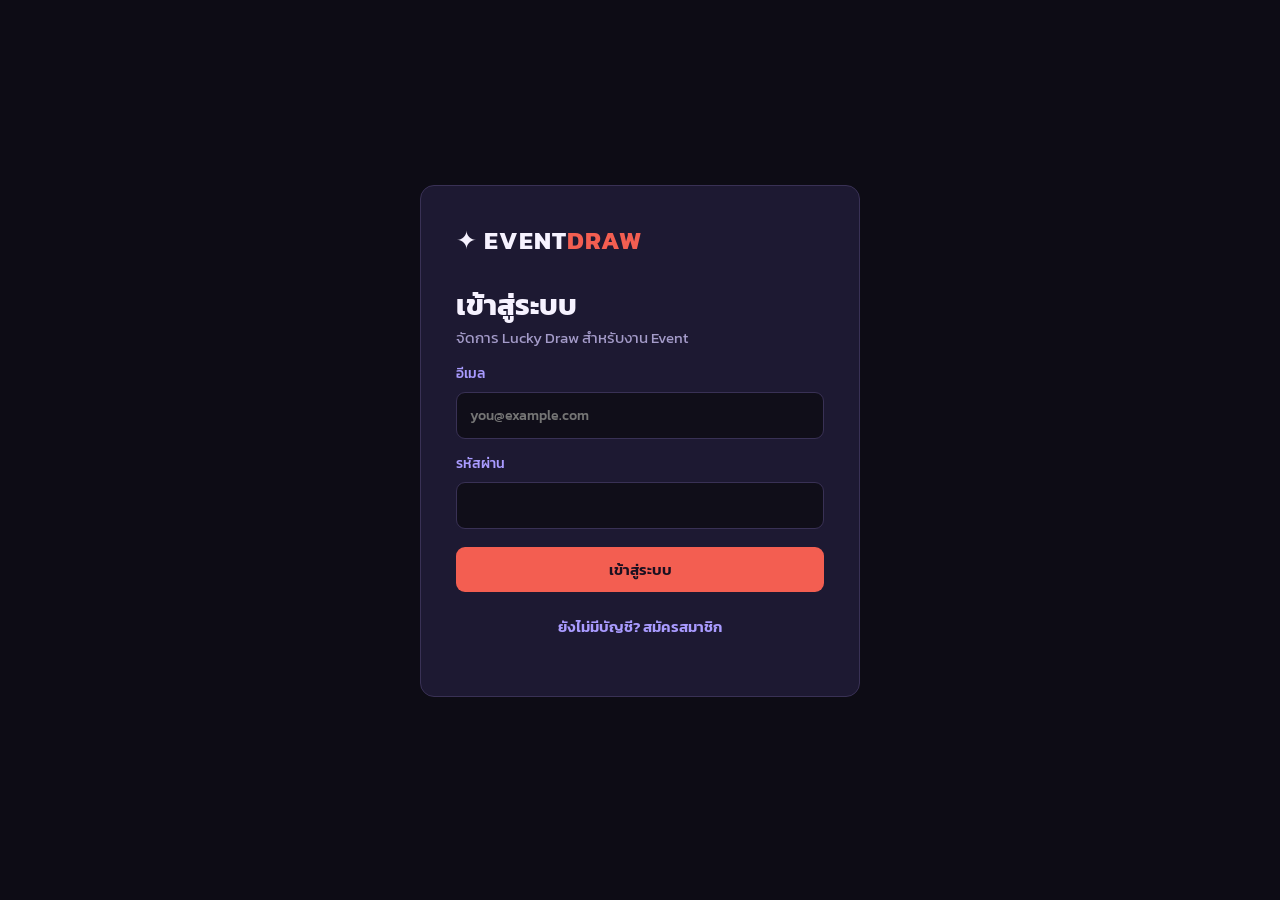
<file: index.html>
<!doctype html><html lang="th"><head><meta charset="utf-8"><meta name="viewport" content="width=device-width,initial-scale=1"><title>Lucky Draw • Event Studio</title><script>try{const t=localStorage.getItem('eventdraw_ui_theme');if(t==='light')document.documentElement.dataset.theme='light'}catch{}</script><link rel="stylesheet" href="css/style.css?v=1.8.0"></head><body>
<div id="toast" role="status" aria-live="polite"></div>
<section id="auth" class="auth-wrap"><form id="authForm" class="panel auth-panel"><div class="brand">✦ EVENT<span>DRAW</span></div><h1 id="authTitle">เข้าสู่ระบบ</h1><p class="muted">จัดการ Lucky Draw สำหรับงาน Event</p><label>อีเมล<input name="email" type="email" autocomplete="email" required placeholder="you@example.com"></label><label>รหัสผ่าน
  <span class="password-input-wrap">
    <input id="authPassword" name="password" type="password" autocomplete="current-password" minlength="6" required>
    <button class="password-visibility" id="togglePasswordVisibility" type="button" aria-label="แสดงรหัสผ่าน" aria-pressed="false" aria-controls="authPassword" hidden></button>
  </span>
</label>
<label id="confirmPasswordField" hidden>ยืนยันรหัสผ่าน
  <span class="password-input-wrap">
    <input id="authConfirmPassword" name="confirm_password" type="password" autocomplete="new-password" minlength="6" disabled>
    <button class="password-visibility" id="toggleConfirmVisibility" type="button" aria-label="แสดงรหัสผ่านที่ยืนยัน" aria-pressed="false" aria-controls="authConfirmPassword"></button>
  </span>
</label><button class="primary" type="submit" id="authSubmit">เข้าสู่ระบบ</button><button class="link" type="button" id="toggleAuth">ยังไม่มีบัญชี? สมัครสมาชิก</button><p class="hint"></p></form></section>
<div id="app" hidden><aside class="sidebar"><div class="brand">✦ EVENT<span>DRAW</span></div><div class="side-note">EVENT MANAGEMENT</div><nav id="nav"><button class="nav active" data-page="dashboard">▦ &nbsp; Dashboard</button><button class="nav" data-page="import">⇧ &nbsp; Import Excel / CSV</button><button class="nav" data-page="fields">☷ &nbsp; Custom Fields</button><button class="nav" data-page="winners">🏆 &nbsp; ผู้ได้รับรางวัล</button><button class="nav" data-page="history">◷ &nbsp; History / Logs</button></nav><div class="sidebar-bottom"><button class="secondary" id="openLive">↗ เปิดหน้า Live</button><div class="sidebar-account-actions"><button class="reset-sidebar" id="resetBtn" type="button" title="ล้างข้อมูลงานทั้งหมด (ต้องยืนยัน)">↺ Reset</button><button class="link" id="logout" type="button">ออกจากระบบ</button></div></div></aside><main class="content"><header><div><div class="eyebrow">LUCKY DRAW / EVENT CONTROL</div><h1 id="pageTitle">Dashboard</h1></div><div class="account-tools"><button id="themeToggle" class="theme-toggle" type="button" aria-label="เปลี่ยนเป็นโหมดสว่าง" title="เปลี่ยนเป็นโหมดสว่าง"><span aria-hidden="true">🌙</span></button><div class="operator" id="account"></div></div></header>
<section id="dashboard" class="page"><div class="stats"><article class="panel stat"><small>ผู้มีสิทธิ์ทั้งหมด</small><strong id="statAll">0</strong><span>รายชื่อในระบบ</span></article><article class="panel stat"><small>ได้รับรางวัลแล้ว</small><strong id="statWon" class="green">0</strong><span>ผู้ได้รับรางวัล (ไม่ซ้ำ)</span></article><article class="panel stat"><small>ประเภทรางวัลที่ยังเหลือ</small><strong id="statPrizes">0</strong><span id="statUnits">0 รางวัลที่ยังแจกได้</span></article></div>
<div class="grid2"><section class="panel draw-panel"><div class="section-head"><div><h2>✦ ควบคุมการสุ่มรางวัล</h2><p>เลือกของรางวัล แล้วกดยืนยันก่อนสุ่มจริง</p></div><span class="pill">CONTROL</span></div><label>ของรางวัลที่จะสุ่ม<select id="drawPrize"></select></label>
<div class="live-config-panel">
 <div><strong>การแสดงผลบน Live Screen</strong><p class="muted">แก้ไขข้อความด้วยตัวแปร ดูตัวอย่างก่อนบันทึก และอัปโหลดภาพพื้นหลังของงานได้เอง</p><p id="liveBackgroundSummary" class="live-config-summary">พื้นหลัง: เวทีม่านแดง (ค่าเริ่มต้น)</p></div>
 <button id="openLiveSettings" class="secondary" type="button">✎ แก้ไข Live Screen</button>
 <p id="liveSaveStatus" class="live-save-status" aria-live="polite">กำลังโหลดการตั้งค่า...</p>
</div><label class="inline-check"><input type="checkbox" id="allowRepeat"> อนุญาตให้ผู้ที่เคยได้รางวัลแล้วมีสิทธิ์ได้รับอีก</label><div class="actions"><button class="primary" id="drawBtn">🎲 สุ่มผู้โชคดี</button><button class="secondary" id="liveBtn">↗ Live Screen</button></div><div id="latest" class="winner-box">ยังไม่มีผลการสุ่ม</div></section>
<section class="panel prize-panel"><div class="section-head"><div><h2>🎁 จัดการของรางวัล</h2><p>เพิ่ม แก้ไข และตรวจสอบจำนวนของรางวัลสำหรับการสุ่ม</p></div><button id="openPrizeDialog" class="primary" type="button">+ เพิ่มของรางวัล</button></div><div id="prizeList" class="prize-list"></div></section></div>
<section class="panel"><div class="section-head"><div><h2>รายชื่อผู้เข้าร่วม</h2><p>ข้อมูลจากแบบฟอร์มและการนำเข้า Excel / CSV</p></div><div class="people-actions"><input id="searchPeople" aria-label="ค้นหารายชื่อ" placeholder="⌕ ค้นหาทุก Field..." class="search"><button id="openPeopleColumns" class="secondary" type="button">☷ จัดการคอลัมน์</button><button id="addPersonBtn" class="primary">+ เพิ่มรายชื่อ</button></div></div><div class="table-wrap"><table><thead id="peopleHead"></thead><tbody id="peopleBody"></tbody></table></div></section></section>
<section id="import" class="page" hidden><div class="page-intro">อัปโหลดไฟล์ Excel (.xlsx / .xls) หรือ .csv → จับคู่คอลัมน์เอง → ตรวจสอบ → นำเข้า</div><section class="panel"><h2>นำเข้ารายชื่อผู้ร่วมงาน</h2><label>เลือกไฟล์<input id="fileInput" type="file" accept=".xlsx,.xls,.csv"></label><div id="mappingArea" hidden><div class="section-head"><div><h3 id="fileSummary">จับคู่คอลัมน์</h3><p>ต้องจับคู่เพียงชื่อและนามสกุลเท่านั้น ส่วน Field อื่นเป็นข้อมูลเสริม</p></div></div><div class="table-wrap"><table><thead><tr><th>คอลัมน์ในไฟล์</th><th>ตัวอย่าง</th><th>จับคู่กับ Field</th></tr></thead><tbody id="mappingBody"></tbody></table></div><div class="stats import-stats"><article class="panel stat"><strong id="totalRows">0</strong><span>ทั้งหมด</span></article><article class="panel stat"><strong id="validRows" class="green">0</strong><span>พร้อมนำเข้า</span></article><article class="panel stat"><strong id="badRows" class="red">0</strong><span>ข้อมูลไม่ครบ / ผิด</span></article></div><div id="importProblems" class="hint"></div><label class="inline-check"><input type="checkbox" id="importAll"> นำเข้าทุกแถวแม้ข้อมูลไม่ครบ (ไม่แนะนำ)</label><div class="actions"><button id="importBtn" class="primary">นำเข้ารายชื่อ</button><button id="clearFile" class="secondary">เลือกไฟล์ใหม่</button></div></div></section></section>
<section id="fields" class="page" hidden><p class="page-intro">Field พื้นฐาน: รหัสประจำตัว / ชื่อ / นามสกุล / แผนก (รหัสใส่ตัวอักษรและตัวเลขได้) และเพิ่ม Custom Field ได้</p><section class="panel"><h2>ฟิลด์ที่กำหนดเอง</h2><div class="table-wrap"><table><thead><tr><th>Label</th><th>Key</th><th>Type</th><th>Required</th><th>ฟอร์ม</th><th>ตาราง</th><th>Live</th><th>Export</th><th>จัดการ</th></tr></thead><tbody id="fieldsBody"></tbody></table></div></section><section class="panel"><h2>+ เพิ่ม / แก้ไข Field</h2><form id="fieldForm"><div class="two"><label>Label *<input name="label" required placeholder="เช่น ประเภทบัตร"></label><label>Key *<input name="field_key" pattern="[a-z][a-z0-9_]*" required placeholder="ticket_type"></label></div><label>Type<select name="field_type"><option value="text">text</option><option value="number">number</option><option value="select">select</option><option value="radio">radio</option></select></label><label>ตัวเลือก (สำหรับ select / radio คั่นด้วยจุลภาค)<input name="options" placeholder="Regular, VIP, Speaker"></label><div class="check-grid"><label><input type="checkbox" name="required"> Required</label><label><input type="checkbox" name="show_form" checked> แสดงบนฟอร์ม</label><label><input type="checkbox" name="show_table"> แสดงบนตาราง</label><label><input type="checkbox" name="show_live"> แสดงตอนเช็คอิน/Live</label><label><input type="checkbox" name="exportable" checked> Export ได้</label></div><button class="primary" id="saveField">เพิ่ม Field</button><button class="secondary" type="button" id="cancelField" hidden>ยกเลิกการแก้ไข</button></form></section></section>
<section id="winners" class="page" hidden>
  <section class="panel">
    <div class="section-head">
      <div>
        <h2>🏆 ผู้ได้รับรางวัล</h2>
        <p>แสดงรายชื่อผู้ที่ได้รับรางวัลแล้ว โดยรวมรางวัลของแต่ละคนไว้ในแถวเดียว</p>
      </div>
      <div class="people-actions">
        <label class="sr-only" for="searchWinners">ค้นหาผู้ได้รับรางวัล</label>
        <input id="searchWinners" class="search" type="search" placeholder="⌕ ค้นหาชื่อ / รหัส / รางวัล..." aria-label="ค้นหาผู้ได้รับรางวัล">
        <button id="exportWinnersBtn" type="button" class="primary">⬇ Export CSV</button>
      </div>
    </div>
    <p class="winners-note" id="winnersSummary" aria-live="polite">ยังไม่มีผู้ได้รับรางวัล</p>
    <div class="table-wrap">
      <table>
        <thead><tr>
          <th>รหัสประจำตัว</th><th>ชื่อ</th><th>นามสกุล</th><th>แผนก</th>
          <th>ของรางวัลที่ได้รับ</th><th>จำนวนรางวัล</th><th>ได้รับล่าสุด</th>
        </tr></thead>
        <tbody id="winnersBody"><tr><td colspan="7">กำลังโหลดรายชื่อ...</td></tr></tbody>
      </table>
    </div>
  </section>
</section>
<section id="history" class="page" hidden><section class="panel"><div class="section-head"><div><h2>ประวัติและ Activity Logs</h2><p>บันทึกการจับรางวัล การเพิ่ม/แก้ไขรางวัล และการนำเข้า</p></div><select id="logFilter" aria-label="ประเภทประวัติ"><option value="all">ทั้งหมด</option><option value="draw">เฉพาะผู้ได้รับรางวัล</option><option value="prize">เฉพาะการแก้ไขรางวัล</option><option value="import">เฉพาะการนำเข้า</option><option value="field">เฉพาะการแก้ไข Field</option></select></div><div class="table-wrap"><table><thead><tr><th>เวลา</th><th>ประเภท</th><th>รายละเอียด</th><th>ผู้ดำเนินการ</th></tr></thead><tbody id="logsBody"></tbody></table></div></section></section>

</main></div>

<dialog id="prizeDialog" class="prize-dialog">
 <form id="prizeForm" class="prize-dialog-form">
  <div class="live-settings-head"><div><h2 id="prizeDialogTitle">+ เพิ่มของรางวัล</h2><p id="prizeDialogSubtitle">กรอกชื่อของรางวัลและจำนวนที่ต้องการใช้ในการสุ่ม</p></div><button id="closePrizeDialog" type="button" class="dialog-close" aria-label="ปิด">×</button></div>
  <input id="prizeEditId" name="prize_id" type="hidden">
  <div class="prize-dialog-fields">
   <label>ชื่อของรางวัล *<input id="prizeName" name="name" required maxlength="160" autocomplete="off" placeholder="เช่น Wave 125"></label>
   <label>จำนวน *<input id="prizeQuantity" name="quantity" type="number" min="1" step="1" value="1" required inputmode="numeric"></label>
  </div>
  <p id="prizeQuantityHelp" class="prize-dialog-help">กำหนดจำนวนรางวัลทั้งหมดที่สามารถแจกได้</p>
  <div class="actions prize-dialog-actions"><button id="cancelPrizeDialog" type="button" class="secondary">ยกเลิก</button><button id="savePrize" type="submit" class="primary">เพิ่มของรางวัล</button></div>
 </form>
</dialog>
<dialog id="peopleColumnsDialog" class="people-config-dialog">
 <form id="peopleColumnsForm" class="people-config-form">
  <div class="live-settings-head"><div><h2>☷ จัดการคอลัมน์รายชื่อ</h2><p>เลือก Field ที่ต้องการแสดง และลากเพื่อจัดลำดับคอลัมน์จากซ้ายไปขวา</p></div><button id="closePeopleColumns" type="button" class="dialog-close" aria-label="ปิด">×</button></div>
  <div class="people-config-toolbar"><button id="selectAllPeopleColumns" type="button" class="secondary">เลือกทั้งหมด</button><button id="resetPeopleColumns" type="button" class="secondary">คืนค่าเริ่มต้น</button></div>
  <div id="peopleColumnsList" class="column-order-list" aria-label="รายการคอลัมน์"></div>
  <p class="hint">ลากที่สัญลักษณ์ ⋮⋮ หรือใช้ปุ่ม ↑ ↓ เพื่อเปลี่ยนลำดับ คอลัมน์ที่อยู่บนสุดจะแสดงซ้ายสุด</p>
  <div class="actions people-config-actions"><button id="cancelPeopleColumns" type="button" class="secondary">ยกเลิก</button><button type="submit" class="primary">บันทึกคอลัมน์</button></div>
 </form>
</dialog>
<dialog id="personDialog"><form id="personForm" class="confirm"><h2>+ เพิ่มรายชื่อผู้เข้าร่วม</h2><div id="personFormFields"></div><div class="actions"><button type="button" class="secondary" id="cancelPerson">ยกเลิก</button><button class="primary" type="submit" id="savePerson">บันทึกรายชื่อ</button></div></form></dialog>
<dialog id="resetDialog"><form id="resetForm" class="confirm"><h2>ยืนยันการเริ่มต้นใหม่</h2><p>ลบรายชื่อทั้งหมด ของรางวัล ผลสุ่ม ประวัติ Custom Fields และการตั้งค่า Live Screen ของบัญชีนี้อย่างถาวร โดยไม่ลบบัญชี Login</p><label>พิมพ์ RESET เพื่อยืนยัน<input id="resetPhrase" autocomplete="off" required placeholder="RESET"></label><div class="actions"><button id="cancelReset" type="button" class="secondary">ยกเลิก</button><button class="danger" type="submit">ล้างข้อมูลทั้งหมด</button></div></form></dialog>
<dialog id="confirmDialog"><form method="dialog" class="confirm"><h2>ยืนยันการสุ่มรางวัล?</h2><p id="confirmText"></p><div class="actions"><button value="cancel" class="secondary">ยกเลิก</button><button id="confirmDraw" value="confirm" class="primary">ยืนยัน สุ่มเลย</button></div></form></dialog>
<dialog id="liveSettingsDialog" class="live-settings-dialog">
 <form id="liveSettingsForm" class="live-settings-form">
  <div class="live-settings-head"><div><h2>✦ แก้ไข Live Screen</h2><p>กำหนดข้อความและพื้นหลังที่ใช้บนหน้าจอประกาศผล</p></div><button id="closeLiveSettings" type="button" class="dialog-close" aria-label="ปิด">×</button></div>
  <section class="live-editor-section"><h3>ข้อความบน Live Screen</h3><p class="muted">กดตัวแปรด้านล่างเพื่อแทรกลงในช่องที่กำลังแก้ไข ตัวแปรจะถูกแทนด้วยข้อมูลจริงเมื่อสุ่มรางวัล</p><div id="liveVariableChips" class="variable-chips"></div>
   <div class="live-template-grid">
    <label>ข้อความส่วนหัว<input id="liveCaptionTemplate" name="live_caption_template" maxlength="160" placeholder="LUCKY DRAW"></label>
    <label>ข้อความชื่อรางวัล<input id="livePrizeTemplate" name="live_prize_template" maxlength="200" placeholder="รางวัล {prize}"></label>
    <label>ข้อความผู้โชคดี<input id="liveWinnerTemplate" name="live_winner_template" maxlength="240" placeholder="{full_name}"></label>
    <label>ข้อความแสดงความยินดี<textarea id="liveStatusTemplate" name="live_status_template" rows="3" maxlength="320" placeholder="🎉 ขอแสดงความยินดี {full_name} ที่ได้รับ {prize}"></textarea></label>
   </div>
  </section>
  <section class="live-editor-section"><h3>รูปพื้นหลัง</h3><p class="muted">หากไม่แนบรูป ระบบจะใช้ฉากเวทีม่านแดงเป็นค่าเริ่มต้น รองรับ JPG, PNG และ WebP ขนาดไม่เกิน 8 MB</p><div class="background-controls"><label class="file-button">เลือกรูปพื้นหลัง<input id="liveBackgroundFile" type="file" accept="image/jpeg,image/png,image/webp" hidden></label><span id="liveBackgroundFileName" class="muted">ยังไม่ได้เลือกไฟล์ใหม่</span><button id="removeLiveBackground" type="button" class="secondary">ใช้พื้นหลังค่าเริ่มต้น</button></div></section>
  <section class="live-editor-section"><div class="section-head"><div><h3>สีบน Live Screen</h3><p class="muted">ปรับสีแต่ละองค์ประกอบได้อิสระ และดูผลได้ทันทีในตัวอย่างด้านล่าง</p></div><button id="resetLiveColors" type="button" class="secondary">คืนค่าสีเริ่มต้น</button></div><div class="live-color-grid">
    <label>คำว่า LUCKY DRAW<input id="liveAccentColor" name="live_accent_color" type="color"></label>
    <label>ป้าย LIVE<input id="liveBadgeColor" name="live_badge_color" type="color"></label>
    <label>ชื่อรางวัล<input id="livePrizeColor" name="live_prize_color" type="color"></label>
    <label>ขอบกรอบชื่อ<input id="liveFrameColor" name="live_frame_color" type="color"></label>
    <label>ชื่อผู้โชคดี<input id="liveWinnerColor" name="live_winner_color" type="color"></label>
    <label>ข้อความด้านล่าง<input id="liveStatusColor" name="live_status_color" type="color"></label>
    <label>พื้นหลังกรอบชื่อ<input id="liveFrameBackground" name="live_frame_background" type="color"></label>
   </div></section>
  <section class="live-editor-section"><div class="section-head"><div><h3>ตัวอย่างก่อนบันทึก</h3><p class="muted">ตัวอย่างใช้รายชื่อและรางวัลตัวอย่างเท่านั้น</p></div></div><div id="livePreview" class="live-preview"><div class="preview-live-badge">● LIVE</div><div id="previewCaption" class="preview-caption"></div><div id="previewPrize" class="preview-prize"></div><div id="previewWinner" class="preview-winner"></div><div id="previewStatus" class="preview-status"></div></div></section>
  <div class="actions live-settings-actions"><button id="cancelLiveSettings" type="button" class="secondary">ยกเลิก</button><button id="saveLiveSettings" type="submit" class="primary">บันทึกการตั้งค่า</button></div>
 </form>
</dialog>
<script type="module" src="js/app.js?v=1.8.0"></script></body></html>
</file>
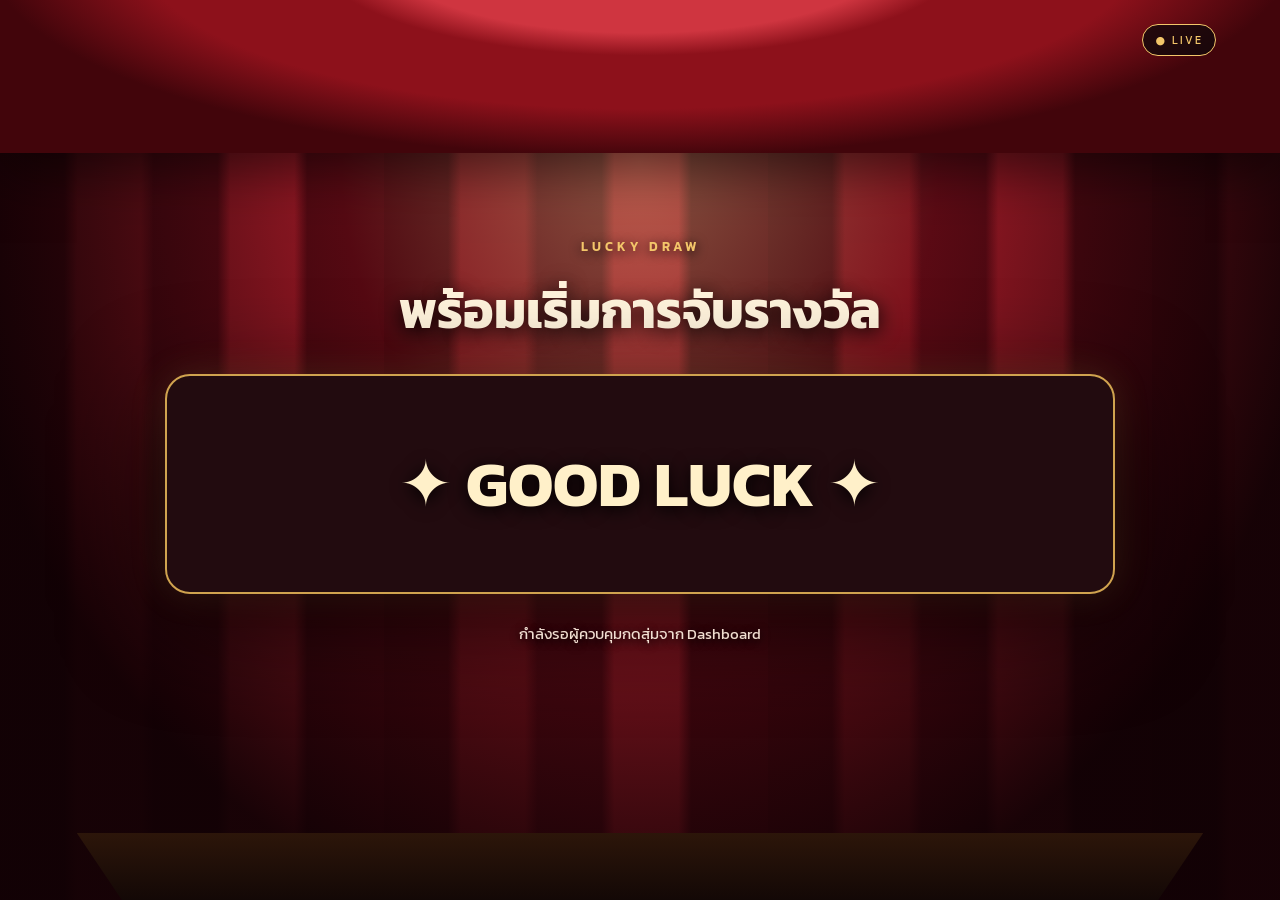
<file: live.html>
<!doctype html><html lang="th"><head><meta charset="utf-8"><meta name="viewport" content="width=device-width,initial-scale=1"><title>Lucky Draw • LIVE</title><link rel="stylesheet" href="css/style.css?v=1.6.0"></head><body class="live-body"><div class="live-top"><span class="live-indicator">● LIVE</span></div><div id="liveLogin" class="live-warning" hidden>กรุณาเข้าสู่ระบบในหน้า Dashboard ก่อนเปิด Live</div><div class="live-stage"><div id="liveCaption" class="live-caption">LUCKY DRAW</div><h1 id="livePrize">พร้อมเริ่มการจับรางวัล</h1><div class="reel"><div id="liveName" class="reel-name">✦ GOOD LUCK ✦</div></div><p id="liveStatus">กำลังรอผู้ควบคุมกดสุ่มจาก Dashboard</p><canvas id="confetti"></canvas></div><script type="module" src="js/live.js?v=1.6.0"></script></body></html>
</file>
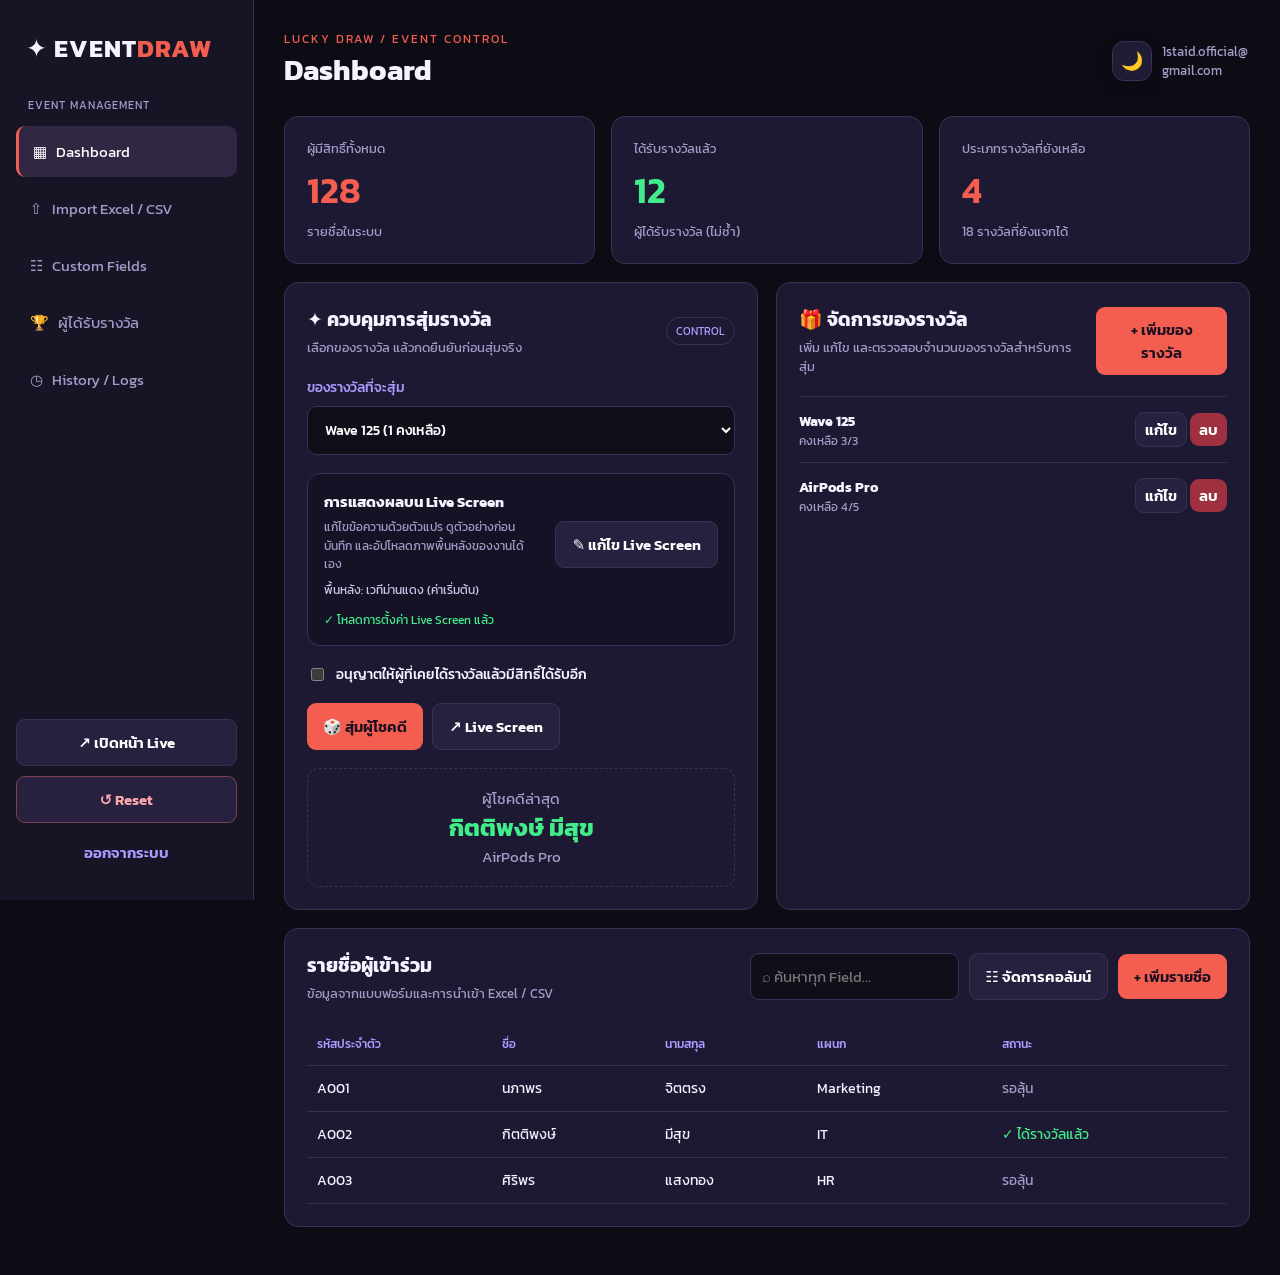
<file: preview_dark.html>
<!doctype html><html lang="th"><head><meta charset="utf-8"><meta name="viewport" content="width=device-width,initial-scale=1"><title>Lucky Draw • Event Studio</title><link rel="stylesheet" href="css/preview.css"></head><body>
<div id="toast" role="status" aria-live="polite"></div>
<section id="auth" class="auth-wrap" hidden><form id="authForm" class="panel auth-panel"><div class="brand">✦ EVENT<span>DRAW</span></div><h1 id="authTitle">เข้าสู่ระบบ</h1><p class="muted">จัดการ Lucky Draw สำหรับงาน Event</p><label>อีเมล<input name="email" type="email" autocomplete="email" required placeholder="you@example.com"></label><label>รหัสผ่าน
  <span class="password-input-wrap">
    <input id="authPassword" name="password" type="password" autocomplete="current-password" minlength="6" required>
    <button class="password-visibility" id="togglePasswordVisibility" type="button" aria-label="แสดงรหัสผ่าน" aria-pressed="false" aria-controls="authPassword" hidden></button>
  </span>
</label>
<label id="confirmPasswordField" hidden>ยืนยันรหัสผ่าน
  <span class="password-input-wrap">
    <input id="authConfirmPassword" name="confirm_password" type="password" autocomplete="new-password" minlength="6" disabled>
    <button class="password-visibility" id="toggleConfirmVisibility" type="button" aria-label="แสดงรหัสผ่านที่ยืนยัน" aria-pressed="false" aria-controls="authConfirmPassword"></button>
  </span>
</label><button class="primary" type="submit" id="authSubmit">เข้าสู่ระบบ</button><button class="link" type="button" id="toggleAuth">ยังไม่มีบัญชี? สมัครสมาชิก</button><p class="hint">ต้องตั้งค่า Supabase ก่อนใช้งาน — ดู README.md</p></form></section>
<div id="app"><aside class="sidebar"><div class="brand">✦ EVENT<span>DRAW</span></div><div class="side-note">EVENT MANAGEMENT</div><nav id="nav"><button class="nav active" data-page="dashboard">▦ &nbsp; Dashboard</button><button class="nav" data-page="import">⇧ &nbsp; Import Excel / CSV</button><button class="nav" data-page="fields">☷ &nbsp; Custom Fields</button><button class="nav" data-page="winners">🏆 &nbsp; ผู้ได้รับรางวัล</button><button class="nav" data-page="history">◷ &nbsp; History / Logs</button></nav><div class="sidebar-bottom"><button class="secondary" id="openLive">↗ เปิดหน้า Live</button><div class="sidebar-account-actions"><button class="reset-sidebar" id="resetBtn" type="button" title="ล้างข้อมูลงานทั้งหมด (ต้องยืนยัน)">↺ Reset</button><button class="link" id="logout" type="button">ออกจากระบบ</button></div></div></aside><main class="content"><header><div><div class="eyebrow">LUCKY DRAW / EVENT CONTROL</div><h1 id="pageTitle">Dashboard</h1></div><div class="account-tools"><button id="themeToggle" class="theme-toggle" type="button" aria-label="เปลี่ยนเป็นโหมดสว่าง" title="เปลี่ยนเป็นโหมดสว่าง"><span aria-hidden="true">🌙</span></button><div class="operator" id="account">1staid.official@gmail.com</div></div></header>
<section id="dashboard" class="page"><div class="stats"><article class="panel stat"><small>ผู้มีสิทธิ์ทั้งหมด</small><strong id="statAll">128</strong><span>รายชื่อในระบบ</span></article><article class="panel stat"><small>ได้รับรางวัลแล้ว</small><strong id="statWon" class="green">12</strong><span>ผู้ได้รับรางวัล (ไม่ซ้ำ)</span></article><article class="panel stat"><small>ประเภทรางวัลที่ยังเหลือ</small><strong id="statPrizes">4</strong><span id="statUnits">18 รางวัลที่ยังแจกได้</span></article></div>
<div class="grid2"><section class="panel draw-panel"><div class="section-head"><div><h2>✦ ควบคุมการสุ่มรางวัล</h2><p>เลือกของรางวัล แล้วกดยืนยันก่อนสุ่มจริง</p></div><span class="pill">CONTROL</span></div><label>ของรางวัลที่จะสุ่ม<select id="drawPrize"><option>Wave 125 (1 คงเหลือ)</option><option>AirPods Pro (4 คงเหลือ)</option></select></label>
<div class="live-config-panel">
 <div><strong>การแสดงผลบน Live Screen</strong><p class="muted">แก้ไขข้อความด้วยตัวแปร ดูตัวอย่างก่อนบันทึก และอัปโหลดภาพพื้นหลังของงานได้เอง</p><p id="liveBackgroundSummary" class="live-config-summary">พื้นหลัง: เวทีม่านแดง (ค่าเริ่มต้น)</p></div>
 <button id="openLiveSettings" class="secondary" type="button">✎ แก้ไข Live Screen</button>
 <p id="liveSaveStatus" class="live-save-status" aria-live="polite">✓ โหลดการตั้งค่า Live Screen แล้ว</p>
</div><label class="inline-check"><input type="checkbox" id="allowRepeat"> อนุญาตให้ผู้ที่เคยได้รางวัลแล้วมีสิทธิ์ได้รับอีก</label><div class="actions"><button class="primary" id="drawBtn">🎲 สุ่มผู้โชคดี</button><button class="secondary" id="liveBtn">↗ Live Screen</button></div><div id="latest" class="winner-box">ผู้โชคดีล่าสุด<br><b>กิตติพงษ์ มีสุข</b><br>AirPods Pro</div></section>
<section class="panel prize-panel"><div class="section-head"><div><h2>🎁 จัดการของรางวัล</h2><p>เพิ่ม แก้ไข และตรวจสอบจำนวนของรางวัลสำหรับการสุ่ม</p></div><button id="openPrizeDialog" class="primary" type="button">+ เพิ่มของรางวัล</button></div><div id="prizeList" class="prize-list"><div class="prize-item"><div><strong>Wave 125</strong><span class="muted">คงเหลือ 3/3</span></div><div><button class="secondary">แก้ไข</button> <button class="danger">ลบ</button></div></div><div class="prize-item"><div><strong>AirPods Pro</strong><span class="muted">คงเหลือ 4/5</span></div><div><button class="secondary">แก้ไข</button> <button class="danger">ลบ</button></div></div></div></section></div>
<section class="panel"><div class="section-head"><div><h2>รายชื่อผู้เข้าร่วม</h2><p>ข้อมูลจากแบบฟอร์มและการนำเข้า Excel / CSV</p></div><div class="people-actions"><input id="searchPeople" aria-label="ค้นหารายชื่อ" placeholder="⌕ ค้นหาทุก Field..." class="search"><button id="openPeopleColumns" class="secondary" type="button">☷ จัดการคอลัมน์</button><button id="addPersonBtn" class="primary">+ เพิ่มรายชื่อ</button></div></div><div class="table-wrap"><table><thead id="peopleHead"><tr><th>รหัสประจำตัว</th><th>ชื่อ</th><th>นามสกุล</th><th>แผนก</th><th>สถานะ</th></tr></thead><tbody id="peopleBody"><tr><td>A001</td><td>นภาพร</td><td>จิตตรง</td><td>Marketing</td><td><span class="muted">รอลุ้น</span></td></tr><tr><td>A002</td><td>กิตติพงษ์</td><td>มีสุข</td><td>IT</td><td><span class="green">✓ ได้รางวัลแล้ว</span></td></tr><tr><td>A003</td><td>ศิริพร</td><td>แสงทอง</td><td>HR</td><td><span class="muted">รอลุ้น</span></td></tr></tbody></table></div></section></section>
<section id="import" class="page" hidden><div class="page-intro">อัปโหลดไฟล์ Excel (.xlsx / .xls) หรือ .csv → จับคู่คอลัมน์เอง → ตรวจสอบ → นำเข้า</div><section class="panel"><h2>นำเข้ารายชื่อผู้ร่วมงาน</h2><label>เลือกไฟล์<input id="fileInput" type="file" accept=".xlsx,.xls,.csv"></label><div id="mappingArea" hidden><div class="section-head"><div><h3 id="fileSummary">จับคู่คอลัมน์</h3><p>ต้องจับคู่เพียงชื่อและนามสกุลเท่านั้น ส่วน Field อื่นเป็นข้อมูลเสริม</p></div></div><div class="table-wrap"><table><thead><tr><th>คอลัมน์ในไฟล์</th><th>ตัวอย่าง</th><th>จับคู่กับ Field</th></tr></thead><tbody id="mappingBody"></tbody></table></div><div class="stats import-stats"><article class="panel stat"><strong id="totalRows">0</strong><span>ทั้งหมด</span></article><article class="panel stat"><strong id="validRows" class="green">0</strong><span>พร้อมนำเข้า</span></article><article class="panel stat"><strong id="badRows" class="red">0</strong><span>ข้อมูลไม่ครบ / ผิด</span></article></div><div id="importProblems" class="hint"></div><label class="inline-check"><input type="checkbox" id="importAll"> นำเข้าทุกแถวแม้ข้อมูลไม่ครบ (ไม่แนะนำ)</label><div class="actions"><button id="importBtn" class="primary">นำเข้ารายชื่อ</button><button id="clearFile" class="secondary">เลือกไฟล์ใหม่</button></div></div></section></section>
<section id="fields" class="page" hidden><p class="page-intro">Field พื้นฐาน: รหัสประจำตัว / ชื่อ / นามสกุล / แผนก (รหัสใส่ตัวอักษรและตัวเลขได้) และเพิ่ม Custom Field ได้</p><section class="panel"><h2>ฟิลด์ที่กำหนดเอง</h2><div class="table-wrap"><table><thead><tr><th>Label</th><th>Key</th><th>Type</th><th>Required</th><th>ฟอร์ม</th><th>ตาราง</th><th>Live</th><th>Export</th><th>จัดการ</th></tr></thead><tbody id="fieldsBody"></tbody></table></div></section><section class="panel"><h2>+ เพิ่ม / แก้ไข Field</h2><form id="fieldForm"><div class="two"><label>Label *<input name="label" required placeholder="เช่น ประเภทบัตร"></label><label>Key *<input name="field_key" pattern="[a-z][a-z0-9_]*" required placeholder="ticket_type"></label></div><label>Type<select name="field_type"><option value="text">text</option><option value="number">number</option><option value="select">select</option><option value="radio">radio</option></select></label><label>ตัวเลือก (สำหรับ select / radio คั่นด้วยจุลภาค)<input name="options" placeholder="Regular, VIP, Speaker"></label><div class="check-grid"><label><input type="checkbox" name="required"> Required</label><label><input type="checkbox" name="show_form" checked> แสดงบนฟอร์ม</label><label><input type="checkbox" name="show_table"> แสดงบนตาราง</label><label><input type="checkbox" name="show_live"> แสดงตอนเช็คอิน/Live</label><label><input type="checkbox" name="exportable" checked> Export ได้</label></div><button class="primary" id="saveField">เพิ่ม Field</button><button class="secondary" type="button" id="cancelField" hidden>ยกเลิกการแก้ไข</button></form></section></section>
<section id="winners" class="page" hidden>
  <section class="panel">
    <div class="section-head">
      <div>
        <h2>🏆 ผู้ได้รับรางวัล</h2>
        <p>แสดงรายชื่อผู้ที่ได้รับรางวัลแล้ว โดยรวมรางวัลของแต่ละคนไว้ในแถวเดียว</p>
      </div>
      <div class="people-actions">
        <label class="sr-only" for="searchWinners">ค้นหาผู้ได้รับรางวัล</label>
        <input id="searchWinners" class="search" type="search" placeholder="⌕ ค้นหาชื่อ / รหัส / รางวัล..." aria-label="ค้นหาผู้ได้รับรางวัล">
        <button id="exportWinnersBtn" type="button" class="primary">⬇ Export CSV</button>
      </div>
    </div>
    <p class="winners-note" id="winnersSummary" aria-live="polite">ยังไม่มีผู้ได้รับรางวัล</p>
    <div class="table-wrap">
      <table>
        <thead><tr>
          <th>รหัสประจำตัว</th><th>ชื่อ</th><th>นามสกุล</th><th>แผนก</th>
          <th>ของรางวัลที่ได้รับ</th><th>จำนวนรางวัล</th><th>ได้รับล่าสุด</th>
        </tr></thead>
        <tbody id="winnersBody"><tr><td colspan="7">กำลังโหลดรายชื่อ...</td></tr></tbody>
      </table>
    </div>
  </section>
</section>
<section id="history" class="page" hidden><section class="panel"><div class="section-head"><div><h2>ประวัติและ Activity Logs</h2><p>บันทึกการจับรางวัล การเพิ่ม/แก้ไขรางวัล และการนำเข้า</p></div><select id="logFilter" aria-label="ประเภทประวัติ"><option value="all">ทั้งหมด</option><option value="draw">เฉพาะผู้ได้รับรางวัล</option><option value="prize">เฉพาะการแก้ไขรางวัล</option><option value="import">เฉพาะการนำเข้า</option><option value="field">เฉพาะการแก้ไข Field</option></select></div><div class="table-wrap"><table><thead><tr><th>เวลา</th><th>ประเภท</th><th>รายละเอียด</th><th>ผู้ดำเนินการ</th></tr></thead><tbody id="logsBody"></tbody></table></div></section></section>

</main></div>

<dialog id="prizeDialog" class="prize-dialog">
 <form id="prizeForm" class="prize-dialog-form">
  <div class="live-settings-head"><div><h2 id="prizeDialogTitle">+ เพิ่มของรางวัล</h2><p id="prizeDialogSubtitle">กรอกชื่อของรางวัลและจำนวนที่ต้องการใช้ในการสุ่ม</p></div><button id="closePrizeDialog" type="button" class="dialog-close" aria-label="ปิด">×</button></div>
  <input id="prizeEditId" name="prize_id" type="hidden">
  <div class="prize-dialog-fields">
   <label>ชื่อของรางวัล *<input id="prizeName" name="name" required maxlength="160" autocomplete="off" placeholder="เช่น Wave 125"></label>
   <label>จำนวน *<input id="prizeQuantity" name="quantity" type="number" min="1" step="1" value="1" required inputmode="numeric"></label>
  </div>
  <p id="prizeQuantityHelp" class="prize-dialog-help">กำหนดจำนวนรางวัลทั้งหมดที่สามารถแจกได้</p>
  <div class="actions prize-dialog-actions"><button id="cancelPrizeDialog" type="button" class="secondary">ยกเลิก</button><button id="savePrize" type="submit" class="primary">เพิ่มของรางวัล</button></div>
 </form>
</dialog>
<dialog id="peopleColumnsDialog" class="people-config-dialog">
 <form id="peopleColumnsForm" class="people-config-form">
  <div class="live-settings-head"><div><h2>☷ จัดการคอลัมน์รายชื่อ</h2><p>เลือก Field ที่ต้องการแสดง และลากเพื่อจัดลำดับคอลัมน์จากซ้ายไปขวา</p></div><button id="closePeopleColumns" type="button" class="dialog-close" aria-label="ปิด">×</button></div>
  <div class="people-config-toolbar"><button id="selectAllPeopleColumns" type="button" class="secondary">เลือกทั้งหมด</button><button id="resetPeopleColumns" type="button" class="secondary">คืนค่าเริ่มต้น</button></div>
  <div id="peopleColumnsList" class="column-order-list" aria-label="รายการคอลัมน์"></div>
  <p class="hint">ลากที่สัญลักษณ์ ⋮⋮ หรือใช้ปุ่ม ↑ ↓ เพื่อเปลี่ยนลำดับ คอลัมน์ที่อยู่บนสุดจะแสดงซ้ายสุด</p>
  <div class="actions people-config-actions"><button id="cancelPeopleColumns" type="button" class="secondary">ยกเลิก</button><button type="submit" class="primary">บันทึกคอลัมน์</button></div>
 </form>
</dialog>
<dialog id="personDialog"><form id="personForm" class="confirm"><h2>+ เพิ่มรายชื่อผู้เข้าร่วม</h2><div id="personFormFields"></div><div class="actions"><button type="button" class="secondary" id="cancelPerson">ยกเลิก</button><button class="primary" type="submit" id="savePerson">บันทึกรายชื่อ</button></div></form></dialog>
<dialog id="resetDialog"><form id="resetForm" class="confirm"><h2>ยืนยันการเริ่มต้นใหม่</h2><p>ลบรายชื่อทั้งหมด ของรางวัล ผลสุ่ม ประวัติ Custom Fields และการตั้งค่า Live Screen ของบัญชีนี้อย่างถาวร โดยไม่ลบบัญชี Login</p><label>พิมพ์ RESET เพื่อยืนยัน<input id="resetPhrase" autocomplete="off" required placeholder="RESET"></label><div class="actions"><button id="cancelReset" type="button" class="secondary">ยกเลิก</button><button class="danger" type="submit">ล้างข้อมูลทั้งหมด</button></div></form></dialog>
<dialog id="confirmDialog"><form method="dialog" class="confirm"><h2>ยืนยันการสุ่มรางวัล?</h2><p id="confirmText"></p><div class="actions"><button value="cancel" class="secondary">ยกเลิก</button><button id="confirmDraw" value="confirm" class="primary">ยืนยัน สุ่มเลย</button></div></form></dialog>
<dialog id="liveSettingsDialog" class="live-settings-dialog">
 <form id="liveSettingsForm" class="live-settings-form">
  <div class="live-settings-head"><div><h2>✦ แก้ไข Live Screen</h2><p>กำหนดข้อความและพื้นหลังที่ใช้บนหน้าจอประกาศผล</p></div><button id="closeLiveSettings" type="button" class="dialog-close" aria-label="ปิด">×</button></div>
  <section class="live-editor-section"><h3>ข้อความบน Live Screen</h3><p class="muted">กดตัวแปรด้านล่างเพื่อแทรกลงในช่องที่กำลังแก้ไข ตัวแปรจะถูกแทนด้วยข้อมูลจริงเมื่อสุ่มรางวัล</p><div id="liveVariableChips" class="variable-chips"></div>
   <div class="live-template-grid">
    <label>ข้อความส่วนหัว<input id="liveCaptionTemplate" name="live_caption_template" maxlength="160" placeholder="LUCKY DRAW"></label>
    <label>ข้อความชื่อรางวัล<input id="livePrizeTemplate" name="live_prize_template" maxlength="200" placeholder="รางวัล {prize}"></label>
    <label>ข้อความผู้โชคดี<input id="liveWinnerTemplate" name="live_winner_template" maxlength="240" placeholder="{full_name}"></label>
    <label>ข้อความแสดงความยินดี<textarea id="liveStatusTemplate" name="live_status_template" rows="3" maxlength="320" placeholder="🎉 ขอแสดงความยินดี {full_name} ที่ได้รับ {prize}"></textarea></label>
   </div>
  </section>
  <section class="live-editor-section"><h3>รูปพื้นหลัง</h3><p class="muted">หากไม่แนบรูป ระบบจะใช้ฉากเวทีม่านแดงเป็นค่าเริ่มต้น รองรับ JPG, PNG และ WebP ขนาดไม่เกิน 8 MB</p><div class="background-controls"><label class="file-button">เลือกรูปพื้นหลัง<input id="liveBackgroundFile" type="file" accept="image/jpeg,image/png,image/webp" hidden></label><span id="liveBackgroundFileName" class="muted">ยังไม่ได้เลือกไฟล์ใหม่</span><button id="removeLiveBackground" type="button" class="secondary">ใช้พื้นหลังค่าเริ่มต้น</button></div></section>
  <section class="live-editor-section"><div class="section-head"><div><h3>สีบน Live Screen</h3><p class="muted">ปรับสีแต่ละองค์ประกอบได้อิสระ และดูผลได้ทันทีในตัวอย่างด้านล่าง</p></div><button id="resetLiveColors" type="button" class="secondary">คืนค่าสีเริ่มต้น</button></div><div class="live-color-grid">
    <label>คำว่า LUCKY DRAW<input id="liveAccentColor" name="live_accent_color" type="color"></label>
    <label>ป้าย LIVE<input id="liveBadgeColor" name="live_badge_color" type="color"></label>
    <label>ชื่อรางวัล<input id="livePrizeColor" name="live_prize_color" type="color"></label>
    <label>ขอบกรอบชื่อ<input id="liveFrameColor" name="live_frame_color" type="color"></label>
    <label>ชื่อผู้โชคดี<input id="liveWinnerColor" name="live_winner_color" type="color"></label>
    <label>ข้อความด้านล่าง<input id="liveStatusColor" name="live_status_color" type="color"></label>
    <label>พื้นหลังกรอบชื่อ<input id="liveFrameBackground" name="live_frame_background" type="color"></label>
   </div></section>
  <section class="live-editor-section"><div class="section-head"><div><h3>ตัวอย่างก่อนบันทึก</h3><p class="muted">ตัวอย่างใช้รายชื่อและรางวัลตัวอย่างเท่านั้น</p></div></div><div id="livePreview" class="live-preview"><div class="preview-live-badge">● LIVE</div><div id="previewCaption" class="preview-caption"></div><div id="previewPrize" class="preview-prize"></div><div id="previewWinner" class="preview-winner"></div><div id="previewStatus" class="preview-status"></div></div></section>
  <div class="actions live-settings-actions"><button id="cancelLiveSettings" type="button" class="secondary">ยกเลิก</button><button id="saveLiveSettings" type="submit" class="primary">บันทึกการตั้งค่า</button></div>
 </form>
</dialog>
</body></html>
</file>
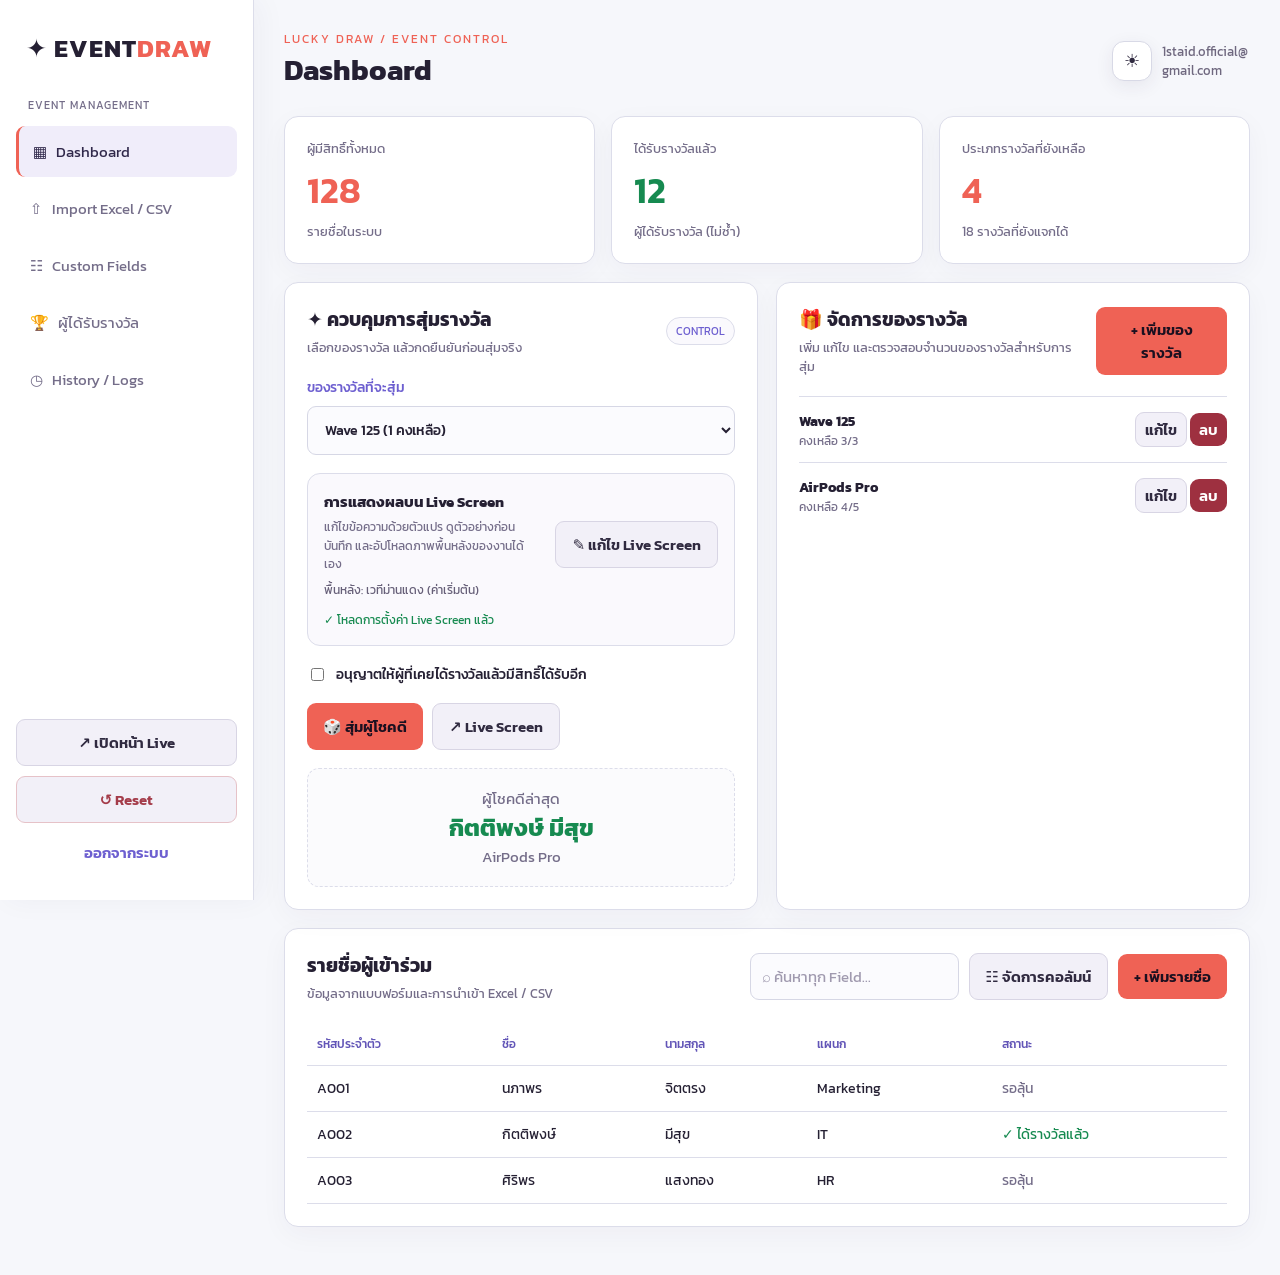
<file: preview_light.html>
<!doctype html><html lang="th" data-theme="light"><head><meta charset="utf-8"><meta name="viewport" content="width=device-width,initial-scale=1"><title>Lucky Draw • Event Studio</title><link rel="stylesheet" href="css/preview.css"></head><body>
<div id="toast" role="status" aria-live="polite"></div>
<section id="auth" class="auth-wrap" hidden><form id="authForm" class="panel auth-panel"><div class="brand">✦ EVENT<span>DRAW</span></div><h1 id="authTitle">เข้าสู่ระบบ</h1><p class="muted">จัดการ Lucky Draw สำหรับงาน Event</p><label>อีเมล<input name="email" type="email" autocomplete="email" required placeholder="you@example.com"></label><label>รหัสผ่าน
  <span class="password-input-wrap">
    <input id="authPassword" name="password" type="password" autocomplete="current-password" minlength="6" required>
    <button class="password-visibility" id="togglePasswordVisibility" type="button" aria-label="แสดงรหัสผ่าน" aria-pressed="false" aria-controls="authPassword" hidden></button>
  </span>
</label>
<label id="confirmPasswordField" hidden>ยืนยันรหัสผ่าน
  <span class="password-input-wrap">
    <input id="authConfirmPassword" name="confirm_password" type="password" autocomplete="new-password" minlength="6" disabled>
    <button class="password-visibility" id="toggleConfirmVisibility" type="button" aria-label="แสดงรหัสผ่านที่ยืนยัน" aria-pressed="false" aria-controls="authConfirmPassword"></button>
  </span>
</label><button class="primary" type="submit" id="authSubmit">เข้าสู่ระบบ</button><button class="link" type="button" id="toggleAuth">ยังไม่มีบัญชี? สมัครสมาชิก</button><p class="hint">ต้องตั้งค่า Supabase ก่อนใช้งาน — ดู README.md</p></form></section>
<div id="app"><aside class="sidebar"><div class="brand">✦ EVENT<span>DRAW</span></div><div class="side-note">EVENT MANAGEMENT</div><nav id="nav"><button class="nav active" data-page="dashboard">▦ &nbsp; Dashboard</button><button class="nav" data-page="import">⇧ &nbsp; Import Excel / CSV</button><button class="nav" data-page="fields">☷ &nbsp; Custom Fields</button><button class="nav" data-page="winners">🏆 &nbsp; ผู้ได้รับรางวัล</button><button class="nav" data-page="history">◷ &nbsp; History / Logs</button></nav><div class="sidebar-bottom"><button class="secondary" id="openLive">↗ เปิดหน้า Live</button><div class="sidebar-account-actions"><button class="reset-sidebar" id="resetBtn" type="button" title="ล้างข้อมูลงานทั้งหมด (ต้องยืนยัน)">↺ Reset</button><button class="link" id="logout" type="button">ออกจากระบบ</button></div></div></aside><main class="content"><header><div><div class="eyebrow">LUCKY DRAW / EVENT CONTROL</div><h1 id="pageTitle">Dashboard</h1></div><div class="account-tools"><button id="themeToggle" class="theme-toggle" type="button" aria-label="เปลี่ยนเป็นโหมดมืด" title="เปลี่ยนเป็นโหมดมืด"><span aria-hidden="true">☀️</span></button><div class="operator" id="account">1staid.official@gmail.com</div></div></header>
<section id="dashboard" class="page"><div class="stats"><article class="panel stat"><small>ผู้มีสิทธิ์ทั้งหมด</small><strong id="statAll">128</strong><span>รายชื่อในระบบ</span></article><article class="panel stat"><small>ได้รับรางวัลแล้ว</small><strong id="statWon" class="green">12</strong><span>ผู้ได้รับรางวัล (ไม่ซ้ำ)</span></article><article class="panel stat"><small>ประเภทรางวัลที่ยังเหลือ</small><strong id="statPrizes">4</strong><span id="statUnits">18 รางวัลที่ยังแจกได้</span></article></div>
<div class="grid2"><section class="panel draw-panel"><div class="section-head"><div><h2>✦ ควบคุมการสุ่มรางวัล</h2><p>เลือกของรางวัล แล้วกดยืนยันก่อนสุ่มจริง</p></div><span class="pill">CONTROL</span></div><label>ของรางวัลที่จะสุ่ม<select id="drawPrize"><option>Wave 125 (1 คงเหลือ)</option><option>AirPods Pro (4 คงเหลือ)</option></select></label>
<div class="live-config-panel">
 <div><strong>การแสดงผลบน Live Screen</strong><p class="muted">แก้ไขข้อความด้วยตัวแปร ดูตัวอย่างก่อนบันทึก และอัปโหลดภาพพื้นหลังของงานได้เอง</p><p id="liveBackgroundSummary" class="live-config-summary">พื้นหลัง: เวทีม่านแดง (ค่าเริ่มต้น)</p></div>
 <button id="openLiveSettings" class="secondary" type="button">✎ แก้ไข Live Screen</button>
 <p id="liveSaveStatus" class="live-save-status" aria-live="polite">✓ โหลดการตั้งค่า Live Screen แล้ว</p>
</div><label class="inline-check"><input type="checkbox" id="allowRepeat"> อนุญาตให้ผู้ที่เคยได้รางวัลแล้วมีสิทธิ์ได้รับอีก</label><div class="actions"><button class="primary" id="drawBtn">🎲 สุ่มผู้โชคดี</button><button class="secondary" id="liveBtn">↗ Live Screen</button></div><div id="latest" class="winner-box">ผู้โชคดีล่าสุด<br><b>กิตติพงษ์ มีสุข</b><br>AirPods Pro</div></section>
<section class="panel prize-panel"><div class="section-head"><div><h2>🎁 จัดการของรางวัล</h2><p>เพิ่ม แก้ไข และตรวจสอบจำนวนของรางวัลสำหรับการสุ่ม</p></div><button id="openPrizeDialog" class="primary" type="button">+ เพิ่มของรางวัล</button></div><div id="prizeList" class="prize-list"><div class="prize-item"><div><strong>Wave 125</strong><span class="muted">คงเหลือ 3/3</span></div><div><button class="secondary">แก้ไข</button> <button class="danger">ลบ</button></div></div><div class="prize-item"><div><strong>AirPods Pro</strong><span class="muted">คงเหลือ 4/5</span></div><div><button class="secondary">แก้ไข</button> <button class="danger">ลบ</button></div></div></div></section></div>
<section class="panel"><div class="section-head"><div><h2>รายชื่อผู้เข้าร่วม</h2><p>ข้อมูลจากแบบฟอร์มและการนำเข้า Excel / CSV</p></div><div class="people-actions"><input id="searchPeople" aria-label="ค้นหารายชื่อ" placeholder="⌕ ค้นหาทุก Field..." class="search"><button id="openPeopleColumns" class="secondary" type="button">☷ จัดการคอลัมน์</button><button id="addPersonBtn" class="primary">+ เพิ่มรายชื่อ</button></div></div><div class="table-wrap"><table><thead id="peopleHead"><tr><th>รหัสประจำตัว</th><th>ชื่อ</th><th>นามสกุล</th><th>แผนก</th><th>สถานะ</th></tr></thead><tbody id="peopleBody"><tr><td>A001</td><td>นภาพร</td><td>จิตตรง</td><td>Marketing</td><td><span class="muted">รอลุ้น</span></td></tr><tr><td>A002</td><td>กิตติพงษ์</td><td>มีสุข</td><td>IT</td><td><span class="green">✓ ได้รางวัลแล้ว</span></td></tr><tr><td>A003</td><td>ศิริพร</td><td>แสงทอง</td><td>HR</td><td><span class="muted">รอลุ้น</span></td></tr></tbody></table></div></section></section>
<section id="import" class="page" hidden><div class="page-intro">อัปโหลดไฟล์ Excel (.xlsx / .xls) หรือ .csv → จับคู่คอลัมน์เอง → ตรวจสอบ → นำเข้า</div><section class="panel"><h2>นำเข้ารายชื่อผู้ร่วมงาน</h2><label>เลือกไฟล์<input id="fileInput" type="file" accept=".xlsx,.xls,.csv"></label><div id="mappingArea" hidden><div class="section-head"><div><h3 id="fileSummary">จับคู่คอลัมน์</h3><p>ต้องจับคู่เพียงชื่อและนามสกุลเท่านั้น ส่วน Field อื่นเป็นข้อมูลเสริม</p></div></div><div class="table-wrap"><table><thead><tr><th>คอลัมน์ในไฟล์</th><th>ตัวอย่าง</th><th>จับคู่กับ Field</th></tr></thead><tbody id="mappingBody"></tbody></table></div><div class="stats import-stats"><article class="panel stat"><strong id="totalRows">0</strong><span>ทั้งหมด</span></article><article class="panel stat"><strong id="validRows" class="green">0</strong><span>พร้อมนำเข้า</span></article><article class="panel stat"><strong id="badRows" class="red">0</strong><span>ข้อมูลไม่ครบ / ผิด</span></article></div><div id="importProblems" class="hint"></div><label class="inline-check"><input type="checkbox" id="importAll"> นำเข้าทุกแถวแม้ข้อมูลไม่ครบ (ไม่แนะนำ)</label><div class="actions"><button id="importBtn" class="primary">นำเข้ารายชื่อ</button><button id="clearFile" class="secondary">เลือกไฟล์ใหม่</button></div></div></section></section>
<section id="fields" class="page" hidden><p class="page-intro">Field พื้นฐาน: รหัสประจำตัว / ชื่อ / นามสกุล / แผนก (รหัสใส่ตัวอักษรและตัวเลขได้) และเพิ่ม Custom Field ได้</p><section class="panel"><h2>ฟิลด์ที่กำหนดเอง</h2><div class="table-wrap"><table><thead><tr><th>Label</th><th>Key</th><th>Type</th><th>Required</th><th>ฟอร์ม</th><th>ตาราง</th><th>Live</th><th>Export</th><th>จัดการ</th></tr></thead><tbody id="fieldsBody"></tbody></table></div></section><section class="panel"><h2>+ เพิ่ม / แก้ไข Field</h2><form id="fieldForm"><div class="two"><label>Label *<input name="label" required placeholder="เช่น ประเภทบัตร"></label><label>Key *<input name="field_key" pattern="[a-z][a-z0-9_]*" required placeholder="ticket_type"></label></div><label>Type<select name="field_type"><option value="text">text</option><option value="number">number</option><option value="select">select</option><option value="radio">radio</option></select></label><label>ตัวเลือก (สำหรับ select / radio คั่นด้วยจุลภาค)<input name="options" placeholder="Regular, VIP, Speaker"></label><div class="check-grid"><label><input type="checkbox" name="required"> Required</label><label><input type="checkbox" name="show_form" checked> แสดงบนฟอร์ม</label><label><input type="checkbox" name="show_table"> แสดงบนตาราง</label><label><input type="checkbox" name="show_live"> แสดงตอนเช็คอิน/Live</label><label><input type="checkbox" name="exportable" checked> Export ได้</label></div><button class="primary" id="saveField">เพิ่ม Field</button><button class="secondary" type="button" id="cancelField" hidden>ยกเลิกการแก้ไข</button></form></section></section>
<section id="winners" class="page" hidden>
  <section class="panel">
    <div class="section-head">
      <div>
        <h2>🏆 ผู้ได้รับรางวัล</h2>
        <p>แสดงรายชื่อผู้ที่ได้รับรางวัลแล้ว โดยรวมรางวัลของแต่ละคนไว้ในแถวเดียว</p>
      </div>
      <div class="people-actions">
        <label class="sr-only" for="searchWinners">ค้นหาผู้ได้รับรางวัล</label>
        <input id="searchWinners" class="search" type="search" placeholder="⌕ ค้นหาชื่อ / รหัส / รางวัล..." aria-label="ค้นหาผู้ได้รับรางวัล">
        <button id="exportWinnersBtn" type="button" class="primary">⬇ Export CSV</button>
      </div>
    </div>
    <p class="winners-note" id="winnersSummary" aria-live="polite">ยังไม่มีผู้ได้รับรางวัล</p>
    <div class="table-wrap">
      <table>
        <thead><tr>
          <th>รหัสประจำตัว</th><th>ชื่อ</th><th>นามสกุล</th><th>แผนก</th>
          <th>ของรางวัลที่ได้รับ</th><th>จำนวนรางวัล</th><th>ได้รับล่าสุด</th>
        </tr></thead>
        <tbody id="winnersBody"><tr><td colspan="7">กำลังโหลดรายชื่อ...</td></tr></tbody>
      </table>
    </div>
  </section>
</section>
<section id="history" class="page" hidden><section class="panel"><div class="section-head"><div><h2>ประวัติและ Activity Logs</h2><p>บันทึกการจับรางวัล การเพิ่ม/แก้ไขรางวัล และการนำเข้า</p></div><select id="logFilter" aria-label="ประเภทประวัติ"><option value="all">ทั้งหมด</option><option value="draw">เฉพาะผู้ได้รับรางวัล</option><option value="prize">เฉพาะการแก้ไขรางวัล</option><option value="import">เฉพาะการนำเข้า</option><option value="field">เฉพาะการแก้ไข Field</option></select></div><div class="table-wrap"><table><thead><tr><th>เวลา</th><th>ประเภท</th><th>รายละเอียด</th><th>ผู้ดำเนินการ</th></tr></thead><tbody id="logsBody"></tbody></table></div></section></section>

</main></div>

<dialog id="prizeDialog" class="prize-dialog">
 <form id="prizeForm" class="prize-dialog-form">
  <div class="live-settings-head"><div><h2 id="prizeDialogTitle">+ เพิ่มของรางวัล</h2><p id="prizeDialogSubtitle">กรอกชื่อของรางวัลและจำนวนที่ต้องการใช้ในการสุ่ม</p></div><button id="closePrizeDialog" type="button" class="dialog-close" aria-label="ปิด">×</button></div>
  <input id="prizeEditId" name="prize_id" type="hidden">
  <div class="prize-dialog-fields">
   <label>ชื่อของรางวัล *<input id="prizeName" name="name" required maxlength="160" autocomplete="off" placeholder="เช่น Wave 125"></label>
   <label>จำนวน *<input id="prizeQuantity" name="quantity" type="number" min="1" step="1" value="1" required inputmode="numeric"></label>
  </div>
  <p id="prizeQuantityHelp" class="prize-dialog-help">กำหนดจำนวนรางวัลทั้งหมดที่สามารถแจกได้</p>
  <div class="actions prize-dialog-actions"><button id="cancelPrizeDialog" type="button" class="secondary">ยกเลิก</button><button id="savePrize" type="submit" class="primary">เพิ่มของรางวัล</button></div>
 </form>
</dialog>
<dialog id="peopleColumnsDialog" class="people-config-dialog">
 <form id="peopleColumnsForm" class="people-config-form">
  <div class="live-settings-head"><div><h2>☷ จัดการคอลัมน์รายชื่อ</h2><p>เลือก Field ที่ต้องการแสดง และลากเพื่อจัดลำดับคอลัมน์จากซ้ายไปขวา</p></div><button id="closePeopleColumns" type="button" class="dialog-close" aria-label="ปิด">×</button></div>
  <div class="people-config-toolbar"><button id="selectAllPeopleColumns" type="button" class="secondary">เลือกทั้งหมด</button><button id="resetPeopleColumns" type="button" class="secondary">คืนค่าเริ่มต้น</button></div>
  <div id="peopleColumnsList" class="column-order-list" aria-label="รายการคอลัมน์"></div>
  <p class="hint">ลากที่สัญลักษณ์ ⋮⋮ หรือใช้ปุ่ม ↑ ↓ เพื่อเปลี่ยนลำดับ คอลัมน์ที่อยู่บนสุดจะแสดงซ้ายสุด</p>
  <div class="actions people-config-actions"><button id="cancelPeopleColumns" type="button" class="secondary">ยกเลิก</button><button type="submit" class="primary">บันทึกคอลัมน์</button></div>
 </form>
</dialog>
<dialog id="personDialog"><form id="personForm" class="confirm"><h2>+ เพิ่มรายชื่อผู้เข้าร่วม</h2><div id="personFormFields"></div><div class="actions"><button type="button" class="secondary" id="cancelPerson">ยกเลิก</button><button class="primary" type="submit" id="savePerson">บันทึกรายชื่อ</button></div></form></dialog>
<dialog id="resetDialog"><form id="resetForm" class="confirm"><h2>ยืนยันการเริ่มต้นใหม่</h2><p>ลบรายชื่อทั้งหมด ของรางวัล ผลสุ่ม ประวัติ Custom Fields และการตั้งค่า Live Screen ของบัญชีนี้อย่างถาวร โดยไม่ลบบัญชี Login</p><label>พิมพ์ RESET เพื่อยืนยัน<input id="resetPhrase" autocomplete="off" required placeholder="RESET"></label><div class="actions"><button id="cancelReset" type="button" class="secondary">ยกเลิก</button><button class="danger" type="submit">ล้างข้อมูลทั้งหมด</button></div></form></dialog>
<dialog id="confirmDialog"><form method="dialog" class="confirm"><h2>ยืนยันการสุ่มรางวัล?</h2><p id="confirmText"></p><div class="actions"><button value="cancel" class="secondary">ยกเลิก</button><button id="confirmDraw" value="confirm" class="primary">ยืนยัน สุ่มเลย</button></div></form></dialog>
<dialog id="liveSettingsDialog" class="live-settings-dialog">
 <form id="liveSettingsForm" class="live-settings-form">
  <div class="live-settings-head"><div><h2>✦ แก้ไข Live Screen</h2><p>กำหนดข้อความและพื้นหลังที่ใช้บนหน้าจอประกาศผล</p></div><button id="closeLiveSettings" type="button" class="dialog-close" aria-label="ปิด">×</button></div>
  <section class="live-editor-section"><h3>ข้อความบน Live Screen</h3><p class="muted">กดตัวแปรด้านล่างเพื่อแทรกลงในช่องที่กำลังแก้ไข ตัวแปรจะถูกแทนด้วยข้อมูลจริงเมื่อสุ่มรางวัล</p><div id="liveVariableChips" class="variable-chips"></div>
   <div class="live-template-grid">
    <label>ข้อความส่วนหัว<input id="liveCaptionTemplate" name="live_caption_template" maxlength="160" placeholder="LUCKY DRAW"></label>
    <label>ข้อความชื่อรางวัล<input id="livePrizeTemplate" name="live_prize_template" maxlength="200" placeholder="รางวัล {prize}"></label>
    <label>ข้อความผู้โชคดี<input id="liveWinnerTemplate" name="live_winner_template" maxlength="240" placeholder="{full_name}"></label>
    <label>ข้อความแสดงความยินดี<textarea id="liveStatusTemplate" name="live_status_template" rows="3" maxlength="320" placeholder="🎉 ขอแสดงความยินดี {full_name} ที่ได้รับ {prize}"></textarea></label>
   </div>
  </section>
  <section class="live-editor-section"><h3>รูปพื้นหลัง</h3><p class="muted">หากไม่แนบรูป ระบบจะใช้ฉากเวทีม่านแดงเป็นค่าเริ่มต้น รองรับ JPG, PNG และ WebP ขนาดไม่เกิน 8 MB</p><div class="background-controls"><label class="file-button">เลือกรูปพื้นหลัง<input id="liveBackgroundFile" type="file" accept="image/jpeg,image/png,image/webp" hidden></label><span id="liveBackgroundFileName" class="muted">ยังไม่ได้เลือกไฟล์ใหม่</span><button id="removeLiveBackground" type="button" class="secondary">ใช้พื้นหลังค่าเริ่มต้น</button></div></section>
  <section class="live-editor-section"><div class="section-head"><div><h3>สีบน Live Screen</h3><p class="muted">ปรับสีแต่ละองค์ประกอบได้อิสระ และดูผลได้ทันทีในตัวอย่างด้านล่าง</p></div><button id="resetLiveColors" type="button" class="secondary">คืนค่าสีเริ่มต้น</button></div><div class="live-color-grid">
    <label>คำว่า LUCKY DRAW<input id="liveAccentColor" name="live_accent_color" type="color"></label>
    <label>ป้าย LIVE<input id="liveBadgeColor" name="live_badge_color" type="color"></label>
    <label>ชื่อรางวัล<input id="livePrizeColor" name="live_prize_color" type="color"></label>
    <label>ขอบกรอบชื่อ<input id="liveFrameColor" name="live_frame_color" type="color"></label>
    <label>ชื่อผู้โชคดี<input id="liveWinnerColor" name="live_winner_color" type="color"></label>
    <label>ข้อความด้านล่าง<input id="liveStatusColor" name="live_status_color" type="color"></label>
    <label>พื้นหลังกรอบชื่อ<input id="liveFrameBackground" name="live_frame_background" type="color"></label>
   </div></section>
  <section class="live-editor-section"><div class="section-head"><div><h3>ตัวอย่างก่อนบันทึก</h3><p class="muted">ตัวอย่างใช้รายชื่อและรางวัลตัวอย่างเท่านั้น</p></div></div><div id="livePreview" class="live-preview"><div class="preview-live-badge">● LIVE</div><div id="previewCaption" class="preview-caption"></div><div id="previewPrize" class="preview-prize"></div><div id="previewWinner" class="preview-winner"></div><div id="previewStatus" class="preview-status"></div></div></section>
  <div class="actions live-settings-actions"><button id="cancelLiveSettings" type="button" class="secondary">ยกเลิก</button><button id="saveLiveSettings" type="submit" class="primary">บันทึกการตั้งค่า</button></div>
 </form>
</dialog>
</body></html>
</file>
<file: css/style.css>
@import url('https://fonts.googleapis.com/css2?family=Kanit:wght@300;400;500;600;700&display=swap');:root{color-scheme:dark;--bg:#0d0c15;--panel:#1d1932;--line:#393155;--text:#f6f2ff;--muted:#a49bc9;--accent:#f35e51;--violet:#a99bff;--green:#42ec8b}*{box-sizing:border-box}[hidden]{display:none!important}body{margin:0;background:var(--bg);color:var(--text);font:15px Kanit,system-ui,sans-serif}button,input,select{font:inherit}button{cursor:pointer}button:disabled{opacity:.45;cursor:not-allowed}button:focus-visible,input:focus-visible,select:focus-visible{outline:2px solid var(--violet);outline-offset:2px}h1,h2,h3,p{margin:0}h1{font-size:29px}h2{font-size:19px}h3{font-size:16px}.muted,.hint,.page-intro,.section-head p{color:var(--muted)}.hint{font-size:13px;margin-top:12px}.brand{font-size:25px;font-weight:700;letter-spacing:1px;white-space:nowrap}.brand span{color:var(--accent)}.panel{border:1px solid var(--line);background:var(--panel);border-radius:14px;padding:22px;margin-bottom:18px}.auth-wrap{min-height:100vh;display:grid;place-items:center;padding:20px}.auth-panel{width:min(440px,100%);padding:35px}.auth-panel h1{margin-top:24px}.auth-panel .primary{width:100%;margin-top:18px}.auth-panel .link{margin-top:12px;width:100%}label{display:block;color:var(--violet);font-size:14px;font-weight:500;margin-top:14px}label input:not([type=checkbox]):not([type=file]),select{display:block;width:100%;margin-top:8px;padding:12px 13px;background:#100e19;color:white;border:1px solid var(--line);border-radius:9px;min-width:0}input[type=file]{display:block;margin-top:10px;max-width:100%}.primary,.secondary,.danger,.link{border:0;border-radius:9px;padding:11px 16px;font-weight:600}.primary{background:var(--accent);color:#1b1020}.secondary{background:#27213f;border:1px solid var(--line);color:white}.danger{background:#9e3040;color:white}.link{background:none;color:var(--violet)}.actions{display:flex;gap:9px;flex-wrap:wrap;margin-top:18px}.sidebar{position:fixed;inset:0 auto 0 0;width:254px;background:#171426;border-right:1px solid var(--line);display:flex;flex-direction:column;padding:25px 16px}.sidebar .brand{margin:4px 10px 30px}.side-note{font-size:11px;letter-spacing:1px;color:var(--muted);margin:0 12px 13px}.nav{display:block;text-align:left;width:100%;padding:14px;margin-bottom:6px;border:0;border-radius:9px;background:transparent;color:var(--muted)}.nav:hover,.nav.active{background:#302743;color:white}.nav.active{border-left:3px solid var(--accent)}.sidebar-bottom{margin-top:auto;display:grid;gap:10px}.content{margin-left:254px;padding:30px;max-width:1800px}.content header{display:flex;justify-content:space-between;align-items:center;margin-bottom:25px}.eyebrow{font-size:12px;letter-spacing:2px;color:var(--accent)}.operator{color:var(--muted);font-size:13px;max-width:45%;overflow-wrap:anywhere}.stats{display:grid;grid-template-columns:repeat(3,minmax(0,1fr));gap:16px}.stat{margin:0;display:flex;flex-direction:column;gap:5px}.stat small{color:var(--muted)}.stat strong{font-size:36px;color:var(--accent);font-weight:600}.stat span{font-size:13px;color:var(--muted)}.stat strong.green,.green{color:var(--green)}.stat strong.red,.red{color:#ff5c65}.grid2{display:grid;grid-template-columns:1fr 1fr;gap:18px;margin-top:18px}.section-head{display:flex;align-items:center;justify-content:space-between;gap:20px;margin-bottom:20px}.section-head p{font-size:13px;margin-top:4px}.pill{border:1px solid var(--line);color:var(--violet);padding:5px 9px;font-size:11px;border-radius:30px}.inline-check{color:var(--text);display:flex;gap:9px;align-items:center}.inline-check input,.check-grid input{accent-color:var(--accent)}.winner-box{margin-top:18px;border:1px dashed var(--line);padding:18px;text-align:center;color:var(--muted);border-radius:12px}.winner-box b{color:var(--green);font-size:24px}.prize-form{display:grid;grid-template-columns:1fr 100px auto;gap:9px;align-items:end}.prize-form button{margin-bottom:0}.prize-list{max-height:300px;overflow-y:auto;margin-top:19px}.prize-item{display:flex;align-items:center;justify-content:space-between;gap:8px;border-top:1px solid var(--line);padding:12px 0}.prize-item strong{font-size:14px}.prize-item .muted{display:block;font-size:12px}.prize-item button{padding:5px 9px}.table-wrap{overflow-x:auto}table{border-collapse:collapse;width:100%;min-width:650px}th{color:var(--violet);font-size:12px;text-align:left;font-weight:500}th,td{border-bottom:1px solid var(--line);padding:12px 10px;vertical-align:middle}td{font-size:14px}td .secondary,td .danger{font-size:12px;padding:6px 10px}td select{max-width:230px;margin-top:0}.search{max-width:315px;min-width:160px;padding:11px;border:1px solid var(--line);background:#100e19;color:white;border-radius:9px}.page-intro{margin-bottom:18px}.import-stats{margin:18px 0}.import-stats .stat{background:#18152c}.two{display:grid;grid-template-columns:1fr 1fr;gap:18px}.check-grid{display:flex;flex-wrap:wrap;gap:16px;margin:17px 0}.check-grid label{margin:0;color:white}.live-body{height:100vh;min-height:520px;overflow:hidden;background:radial-gradient(circle at 50% 42%,#352354 0%,#161123 55%,#0d0b16 100%)}.live-top{position:absolute;top:35px;left:5%;right:5%;display:flex;justify-content:space-between;align-items:center}.live-indicator{color:var(--green);letter-spacing:2px}.live-stage{height:100%;display:flex;align-items:center;justify-content:center;flex-direction:column;text-align:center;padding:15px}.live-caption{color:var(--violet);letter-spacing:4px;font-size:13px}.live-stage h1{font-size:clamp(27px,4vw,60px);margin:18px 0 28px}.reel{width:min(950px,95vw);min-height:220px;border:2px solid #6550a5;background:linear-gradient(#151022,#2b1d46,#151022);border-radius:25px;display:flex;justify-content:center;align-items:center;flex-direction:column;box-shadow:0 20px 100px #7242b338;overflow:hidden;padding:24px}.reel-name{font-size:clamp(35px,5vw,80px);font-weight:700;line-height:1.2}.reel-name.spinning{filter:blur(2px);animation:roll .13s linear infinite}.live-extras{color:var(--violet);font-size:clamp(15px,2vw,25px);margin-top:12px;white-space:pre-wrap}.live-stage p{color:var(--muted);margin-top:28px}.live-footer{position:absolute;bottom:30px;left:0;right:0;text-align:center;font-size:11px;color:#655d87;letter-spacing:3px}#confetti{pointer-events:none;position:absolute;inset:0;width:100%;height:100%}.live-warning{position:absolute;top:15%;color:#ff8888;text-align:center;width:100%}@keyframes roll{0%{transform:translateY(-9px)}100%{transform:translateY(10px)}}#toast{position:fixed;right:20px;bottom:20px;z-index:100;background:#28213c;padding:12px 18px;border-radius:10px;box-shadow:0 7px 25px #0008;display:none}dialog{background:var(--panel);color:white;border:1px solid var(--line);border-radius:16px;max-width:min(440px,95vw)}dialog::backdrop{background:#000a}.confirm{padding:13px}.confirm p{margin-top:15px;color:var(--muted)}@media(max-width:1050px){.grid2{grid-template-columns:1fr}.prize-form{grid-template-columns:1fr 100px auto}}@media(max-width:730px){.sidebar{position:static;width:auto;padding:13px}.sidebar .brand{margin:0 0 10px}.side-note{display:none}.sidebar nav{display:flex;overflow:auto}.nav{white-space:nowrap}.sidebar-bottom{display:flex;justify-content:space-between}.content{margin:0;padding:15px}.stats{gap:7px}.stat{padding:13px}.stat strong{font-size:27px}.prize-form{grid-template-columns:1fr 85px}.prize-form button{grid-column:1/-1}.two{grid-template-columns:1fr}.section-head{flex-wrap:wrap}.operator{max-width:30%}}

/* v1.3 additions */
.live-field-panel{margin-top:18px;padding:15px;border:1px solid var(--line);border-radius:12px;background:#151225}
.live-field-panel .muted{font-size:12px;margin-top:5px}
.live-field-panel .check-grid{gap:10px 15px}
.live-choice{margin:0;display:flex;align-items:center;gap:7px;color:var(--text);cursor:pointer}
.live-choice input{accent-color:var(--accent)}
.people-actions{display:flex;gap:10px;flex-wrap:wrap;align-items:center}
.people-actions .primary{white-space:nowrap}
#personDialog{width:min(530px,95vw);max-height:85vh;overflow:auto}
#personFormFields{display:grid;grid-template-columns:1fr 1fr;gap:2px 12px}
#resetDialog{width:min(500px,95vw)}
@media(max-width:650px){#personFormFields{grid-template-columns:1fr}.people-actions{width:100%}.people-actions .search{max-width:none;flex:1}}

/* v1.3.2 – persistent Live options + clearly separated selected fields */
.live-save-status{font-size:12px;color:var(--green);margin-top:5px;min-height:16px}
.live-save-status.save-error{color:#ff9b9b}
.live-extras{display:flex;justify-content:center;align-items:center;gap:12px;flex-wrap:wrap;white-space:normal}
.live-field{display:flex;align-items:center;gap:9px;padding:8px 14px;border:1px solid #63518d;border-radius:12px;background:#201730;color:var(--text);font-size:clamp(15px,1.7vw,22px)}
.live-field-label{color:var(--violet);font-size:.78em}
.live-field strong{font-weight:600;overflow-wrap:anywhere}


/* Winners tab only — keep v1.3.2 Live Screen styling unchanged. */
.winners-note{color:var(--muted);font-size:13px;margin-bottom:10px}
.winner-prizes{max-width:500px;line-height:1.6;color:var(--text);overflow-wrap:anywhere}
.sr-only{position:absolute;width:1px;height:1px;padding:0;margin:-1px;overflow:hidden;clip:rect(0,0,0,0);white-space:nowrap;border:0}
@media(max-width:600px){.winners-note{line-height:1.6}}


/* V1.3.4 — selectable Live wallpapers: no change to original Classic theme. */
.theme-picker{min-width:0;margin:18px 0;padding:16px;border:1px solid var(--line);border-radius:13px;background:#151225}
.theme-picker legend{padding:0 8px;font-weight:600;font-size:14px;color:var(--text)}
.theme-picker>.muted{font-size:12px;margin:0 0 12px}
.theme-grid{display:grid;grid-template-columns:repeat(4,minmax(0,1fr));gap:10px}
.theme-card{margin:0;min-width:0;display:flex;flex-direction:column;gap:3px;cursor:pointer;border:1px solid var(--line);background:#1d1932;border-radius:11px;padding:8px;color:var(--text);transition:border-color .2s,transform .2s}
.theme-card:hover{transform:translateY(-2px);border-color:#a99bff}
.theme-card:has(input:checked){border-color:#ff7363;box-shadow:0 0 0 1px #ff7363}
.theme-card:has(input:focus-visible){outline:2px solid var(--violet);outline-offset:3px}
.theme-card>input{position:absolute;opacity:0;width:1px;height:1px;pointer-events:none}
.theme-thumb{aspect-ratio:1.55;width:100%;border-radius:7px;background-position:center;background-size:cover;display:flex;align-items:center;justify-content:center;overflow:hidden}
.theme-thumb span{color:#ffffffc9;font-size:28px;text-shadow:0 0 20px #fff8}
.theme-thumb-classic{background:radial-gradient(ellipse at center,#533078 0%,#271939 55%,#11101c 100%)}
.theme-thumb-aurora{background-image:url('../assets/wallpapers/aurora.svg')}
.theme-thumb-galaxy{background-image:url('../assets/wallpapers/galaxy.svg')}
.theme-thumb-gold{background-image:url('../assets/wallpapers/gold.svg')}
.theme-name{font-weight:600;font-size:12px;line-height:1.2}
.theme-subtitle{color:var(--muted);font-size:10px;line-height:1.35}
@media(max-width:1200px){.theme-grid{grid-template-columns:repeat(2,minmax(0,1fr))}}
@media(max-width:380px){.theme-grid{gap:7px}.theme-card{padding:6px}}
/* Original class data-live-theme=classic relies wholly on the untouched V1.3.2 CSS. */
.live-body[data-live-theme="aurora"]{background:#071726 url('../assets/wallpapers/aurora.svg') center/cover no-repeat}
.live-body[data-live-theme="galaxy"]{background:#090b23 url('../assets/wallpapers/galaxy.svg') center/cover no-repeat}
.live-body[data-live-theme="gold"]{background:#21190f url('../assets/wallpapers/gold.svg') center/cover no-repeat}
.live-body[data-live-theme="aurora"] .reel{border-color:#4abfae;background:linear-gradient(145deg,#071c29ed,#173c46dc,#0a1829ed);box-shadow:0 15px 90px #49d9bf25}
.live-body[data-live-theme="aurora"] .live-caption,.live-body[data-live-theme="aurora"] .live-extras{color:#8fffe2}
.live-body[data-live-theme="galaxy"] .reel{border-color:#8b8ee1;background:linear-gradient(145deg,#101329ec,#252752dd,#121128ed);box-shadow:0 15px 90px #7e7aff37}
.live-body[data-live-theme="galaxy"] .live-caption,.live-body[data-live-theme="galaxy"] .live-extras{color:#cdc0ff}
.live-body[data-live-theme="gold"] .reel{border-color:#bb9656;background:linear-gradient(145deg,#23180eef,#44301be6,#221916ef);box-shadow:0 15px 90px #cb9b432e}
.live-body[data-live-theme="gold"] .live-caption,.live-body[data-live-theme="gold"] .live-extras{color:#f3d5a1}
.live-body[data-live-theme="aurora"] .live-field{border-color:#2b857f;background:#102b36}
.live-body[data-live-theme="aurora"] .live-field-label{color:#98eadb}
.live-body[data-live-theme="galaxy"] .live-field{border-color:#6c69ab;background:#191732}
.live-body[data-live-theme="galaxy"] .live-field-label{color:#c8beff}
.live-body[data-live-theme="gold"] .live-field{border-color:#856c4b;background:#261d16}
.live-body[data-live-theme="gold"] .live-field-label{color:#f4d29b}
@media(prefers-reduced-motion:reduce){.theme-card{transition:none}}


/* V1.3.6 — Full-width Reset directly above Logout; register-only password visibility. */
.sidebar-account-actions{display:grid;grid-template-columns:1fr;gap:7px;width:100%}
.sidebar-account-actions .link{display:block;width:100%;padding:11px 16px;text-align:center;white-space:nowrap}
.reset-sidebar{display:block;width:100%;background:#27213f;color:#ffa9af;border:1px solid #79434f;border-radius:9px;padding:11px 16px;font:inherit;font-size:15px;font-weight:600;white-space:nowrap;text-align:center}
.reset-sidebar:hover{background:#432232;border-color:#bd5265}
.reset-sidebar:focus-visible,.password-visibility:focus-visible{outline:2px solid var(--violet);outline-offset:2px}
.password-input-wrap{display:block;position:relative}
.auth-panel .password-input-wrap>input{padding-right:52px!important}
.password-visibility{position:absolute;right:7px;top:50%;transform:translateY(-50%);margin-top:4px;width:39px;height:39px;border:0;border-radius:8px;display:flex;align-items:center;justify-content:center;background:transparent;color:#c7bde8;cursor:pointer}
.password-visibility:hover{background:#322b4c;color:white}
.password-visibility svg{width:21px;height:21px;display:block;fill:none;stroke:currentColor;stroke-width:1.8;stroke-linecap:round;stroke-linejoin:round}
@media(max-width:730px){.sidebar-bottom{display:grid;grid-template-columns:1fr}.sidebar-account-actions{margin-left:0}}

/* V1.4.0 — editable Live Screen + custom background upload. */
.live-config-panel{margin:18px 0;padding:16px;border:1px solid var(--line);border-radius:13px;background:#151225;display:grid;grid-template-columns:minmax(0,1fr) auto;gap:12px 18px;align-items:center}
.live-config-panel .muted{font-size:12px;margin-top:5px;line-height:1.55}.live-config-panel .secondary{white-space:nowrap}.live-config-summary{font-size:12px;color:#d0c7ec;margin-top:7px}.live-config-panel .live-save-status{grid-column:1/-1;margin:0}
.live-settings-dialog{width:min(940px,96vw);max-width:none;max-height:92vh;padding:0;overflow:hidden}.live-settings-form{padding:22px;max-height:92vh;overflow:auto}.live-settings-head{display:flex;justify-content:space-between;gap:20px;align-items:flex-start;padding-bottom:15px;border-bottom:1px solid var(--line)}.live-settings-head p{color:var(--muted);font-size:13px;margin-top:5px}.dialog-close{width:38px;height:38px;border-radius:10px;border:1px solid var(--line);background:#27213f;color:white;font-size:25px;line-height:1}.live-editor-section{padding:18px 0;border-bottom:1px solid var(--line)}.live-editor-section>h3{margin-bottom:5px}.live-editor-section>.muted{font-size:12px;line-height:1.55}.live-template-grid{display:grid;grid-template-columns:1fr 1fr;gap:2px 16px;margin-top:12px}.live-template-grid label:last-child{grid-column:1/-1}.live-template-grid textarea{display:block;width:100%;resize:vertical;margin-top:8px;padding:12px 13px;background:#100e19;color:white;border:1px solid var(--line);border-radius:9px;font:inherit;min-height:86px}.live-template-grid textarea:focus-visible{outline:2px solid var(--violet);outline-offset:2px}
.variable-chips{display:flex;flex-wrap:wrap;gap:7px;margin-top:12px}.variable-chip{display:inline-flex;align-items:center;gap:7px;padding:7px 10px;border-radius:999px;border:1px solid #51466f;background:#241e39;color:#f5f0ff;font:inherit;font-size:11px}.variable-chip:hover{border-color:#9d8df0;background:#30274a}.variable-chip code{font-family:ui-monospace,SFMono-Regular,Menlo,monospace;color:#c8bbff;font-size:10px}.background-controls{display:flex;align-items:center;gap:10px;flex-wrap:wrap;margin-top:12px}.file-button{margin:0;display:inline-flex;align-items:center;justify-content:center;background:var(--accent);color:#1b1020;border-radius:9px;padding:10px 15px;font-weight:600;cursor:pointer}.background-controls .muted{font-size:12px;flex:1;min-width:180px}.live-settings-actions{justify-content:flex-end;position:sticky;bottom:-22px;background:linear-gradient(transparent,#1d1932 25%);padding-top:25px;padding-bottom:3px;z-index:5}
.live-preview{position:relative;isolation:isolate;overflow:hidden;min-height:330px;border:1px solid #6e5530;border-radius:16px;padding:48px 24px 35px;display:flex;flex-direction:column;align-items:center;justify-content:center;text-align:center;background:#36040a;background-image:radial-gradient(ellipse at 50% 18%,rgba(255,230,164,.30) 0,rgba(121,17,26,.10) 34%,rgba(16,2,5,.82) 78%),repeating-linear-gradient(90deg,#4c0710 0 6%,#86121d 7% 12%,#5e0913 13% 18%,#a01b27 19% 24%,#4b0710 25% 31%)}.live-preview::before{content:"";position:absolute;z-index:-1;inset:0 0 auto;height:72px;background:radial-gradient(ellipse at 50% -40%,#c6303a 0 30%,#8b1019 34% 50%,#4d050c 64% 100%);box-shadow:0 10px 28px #0007}.live-preview::after{content:"";position:absolute;z-index:-1;left:8%;right:8%;bottom:0;height:54px;background:linear-gradient(#2b170d,#0f0806);clip-path:polygon(0 45%,100% 45%,94% 100%,6% 100%);opacity:.9}.live-preview.has-custom-background{background-position:center;background-size:cover;background-repeat:no-repeat;border-color:#665b79}.live-preview.has-custom-background::before,.live-preview.has-custom-background::after{display:none}.preview-caption{font-size:12px;letter-spacing:4px;color:#ffd89d;text-shadow:0 2px 8px #000}.preview-prize{margin-top:14px;font-size:clamp(23px,4vw,38px);font-weight:700;text-shadow:0 3px 15px #000}.preview-winner{width:min(650px,94%);margin-top:20px;padding:20px;border:1px solid #d9a85d99;border-radius:15px;background:#16090cdc;box-shadow:0 18px 60px #0007;color:#fff5d8;font-size:clamp(28px,5vw,52px);font-weight:700;line-height:1.2}.preview-status{margin-top:17px;color:#f1dcc2;font-size:14px;white-space:pre-wrap}

/* Default Live Screen: award stage with red curtains. Custom uploaded images replace it. */
.live-body{position:relative;isolation:isolate;background-color:#250207;background-image:radial-gradient(ellipse at 50% 18%,rgba(255,228,157,.34) 0,rgba(161,30,40,.12) 33%,rgba(14,1,4,.92) 76%),repeating-linear-gradient(90deg,#43050d 0 5%,#79111b 6% 11%,#500711 12% 17%,#931723 18% 23%,#4a060f 24% 30%);background-position:center;background-size:cover}.live-body::before{content:"";position:absolute;z-index:-1;inset:0 0 auto;height:17vh;min-height:105px;background:radial-gradient(ellipse at 50% -30%,#cf3540 0 28%,#8d111b 36% 55%,#42050b 72% 100%);box-shadow:0 15px 50px #0008}.live-body::after{content:"";position:absolute;z-index:-1;left:6%;right:6%;bottom:0;height:12vh;min-height:72px;background:linear-gradient(180deg,#3c1e0c,#130806);clip-path:polygon(0 38%,100% 38%,96% 100%,4% 100%);box-shadow:0 -18px 45px #0008}.live-body.has-custom-background{background-position:center;background-size:cover;background-repeat:no-repeat}.live-body.has-custom-background::before,.live-body.has-custom-background::after{display:none}.live-top{z-index:5;justify-content:flex-end;top:24px}.live-indicator{color:#ffe4b5;background:#19080ba8;border:1px solid #d5aa644d;padding:7px 12px;border-radius:999px;font-size:11px;letter-spacing:2px}.live-stage{position:relative;z-index:1;padding:8vh 4vw 10vh}.live-caption{color:#ffd699;text-shadow:0 2px 12px #000;font-weight:600}.live-stage h1{color:#fff6e5;text-shadow:0 4px 20px #000;margin:16px 0 26px}.reel{border-color:#c49a5b;background:linear-gradient(155deg,#12080ce8,#2a0d12e8,#12080ce8);box-shadow:0 24px 100px #000b,0 0 35px #e8b45a1c}.reel-name{color:#fff4d4;text-shadow:0 3px 18px #000;overflow-wrap:anywhere}.live-stage p{color:#ead8c7;text-shadow:0 2px 10px #000;white-space:pre-wrap;max-width:1000px}.live-warning{z-index:9}.live-footer{display:none!important}

@media(max-width:720px){.live-config-panel{grid-template-columns:1fr}.live-config-panel .secondary{width:100%}.live-template-grid{grid-template-columns:1fr}.live-template-grid label:last-child{grid-column:auto}.live-settings-form{padding:16px}.live-settings-actions{bottom:-16px}.live-preview{min-height:280px;padding-inline:12px}.background-controls .secondary,.file-button{width:100%}}

/* V1.5.0 — customizable Live colors + image-based default stage. */
.live-color-grid{display:grid;grid-template-columns:repeat(2,minmax(0,1fr));gap:10px 18px;margin-top:12px}
.live-color-grid label{margin:0;display:grid;grid-template-columns:minmax(0,1fr) 58px;gap:12px;align-items:center;padding:10px 12px;border:1px solid var(--line);border-radius:10px;background:#151225;color:#eee8ff}
.live-color-grid input[type=color]{width:58px;height:38px;padding:3px;border:1px solid #5a4c78;border-radius:8px;background:#0f0c18;cursor:pointer}
.live-color-grid input[type=color]::-webkit-color-swatch-wrapper{padding:0}.live-color-grid input[type=color]::-webkit-color-swatch{border:0;border-radius:5px}.live-color-grid input[type=color]::-moz-color-swatch{border:0;border-radius:5px}

.live-preview{
  --live-accent-color:#f3c66a;--live-badge-color:#f3c66a;--live-prize-color:#fff3dc;--live-frame-color:#d0a34f;--live-winner-color:#fff0c9;--live-status-color:#f0ddd0;--live-frame-background:#220b0f;
}
.preview-live-badge{position:absolute;top:15px;right:18px;color:var(--live-badge-color);border:1px solid var(--live-badge-color);background:#10080bc9;padding:5px 9px;border-radius:999px;font-size:9px;letter-spacing:1.5px;font-weight:700}
.preview-caption{color:var(--live-accent-color)}
.preview-prize{color:var(--live-prize-color);text-shadow:0 3px 14px #000}
.preview-winner{border-color:var(--live-frame-color);background:var(--live-frame-background);color:var(--live-winner-color)}
.preview-status{color:var(--live-status-color)}
.live-preview.has-custom-background{background-position:center;background-size:cover;background-repeat:no-repeat}

.live-body{
  --live-accent-color:#f3c66a;--live-badge-color:#f3c66a;--live-prize-color:#fff3dc;--live-frame-color:#d0a34f;--live-winner-color:#fff0c9;--live-status-color:#f0ddd0;--live-frame-background:#220b0f;
}
.live-body.has-custom-background{background-position:center;background-size:cover;background-repeat:no-repeat}
.live-indicator{color:var(--live-badge-color);border-color:var(--live-badge-color);background:#10080bc9}
.live-caption{color:var(--live-accent-color)}
.live-stage h1{color:var(--live-prize-color)}
.reel{border-color:var(--live-frame-color);background:var(--live-frame-background);box-shadow:0 24px 100px #000b,0 0 35px color-mix(in srgb,var(--live-frame-color) 20%,transparent)}
.reel-name{color:var(--live-winner-color)}
.live-stage p{color:var(--live-status-color)}

@media(max-width:720px){.live-color-grid{grid-template-columns:1fr}}

/* V1.6.0 — participant table column manager. */
.people-config-dialog{width:min(860px,96vw);max-width:none;max-height:92vh;padding:0;overflow:hidden}.people-config-form{padding:22px;max-height:92vh;overflow:auto}.people-config-toolbar{display:flex;gap:8px;flex-wrap:wrap;margin:16px 0 12px}.people-config-actions{justify-content:flex-end;position:sticky;bottom:-22px;background:linear-gradient(transparent,#1d1932 25%);padding:25px 0 3px;z-index:4}
.column-order-list{display:grid;gap:7px}.column-order-item{display:grid;grid-template-columns:30px minmax(180px,1fr) minmax(100px,180px) auto;gap:10px;align-items:center;padding:10px 12px;border:1px solid var(--line);border-radius:10px;background:#151225;transition:border-color .15s,transform .15s,opacity .15s}.column-order-item.dragging{opacity:.48}.column-order-item.drag-over{border-color:var(--violet);transform:translateY(2px)}.column-order-item .drag-handle{color:#8f84b5;font-size:19px;cursor:grab;user-select:none;text-align:center}.column-order-item .drag-handle:active{cursor:grabbing}.column-order-item label{margin:0;color:#f6f2ff;display:flex;align-items:center;gap:8px}.column-order-item label input{accent-color:var(--accent)}.column-order-item code{overflow:hidden;text-overflow:ellipsis;white-space:nowrap;color:#9f94c6;font-size:11px}.column-move-actions{display:flex;gap:5px}.column-move{width:34px;height:32px;border:1px solid var(--line);border-radius:8px;background:#27213f;color:white;font:inherit}.column-move:hover:not(:disabled){border-color:var(--violet)}
@media(max-width:760px){.people-config-form{padding:16px}.people-config-actions{bottom:-16px}.column-order-item{grid-template-columns:26px minmax(0,1fr) auto}.column-order-item code{display:none}.people-actions .secondary{flex:1}.people-actions .primary{flex:1 1 100%}}


/* V1.7.0 — Dark is the default UI; optional Light mode from the account header. */
.account-tools{display:flex;align-items:center;justify-content:flex-end;gap:10px;min-width:0}
.theme-toggle{width:40px;height:40px;padding:0;display:inline-grid;place-items:center;border-radius:12px;border:1px solid var(--line);background:#211c36;color:var(--text);font-size:18px;line-height:1;box-shadow:0 4px 18px #0002;transition:transform .15s ease,background .15s ease,border-color .15s ease}
.theme-toggle:hover{transform:translateY(-1px);background:#2b2444;border-color:#574b78}
.theme-toggle:focus-visible{outline:2px solid var(--violet);outline-offset:2px}
html[data-theme="light"]{color-scheme:light;--bg:#f6f7fb;--panel:#ffffff;--line:#dcddea;--text:#252033;--muted:#746d89;--accent:#ef6255;--violet:#6d5fd0;--green:#168a50}
html[data-theme="light"] body{background:var(--bg);color:var(--text)}
html[data-theme="light"] .sidebar{background:#ffffff;border-color:var(--line);box-shadow:6px 0 28px #392e5f0b}
html[data-theme="light"] .nav:hover,html[data-theme="light"] .nav.active{background:#f0edfa;color:#30284a}
html[data-theme="light"] .panel{background:#ffffff;border-color:var(--line);box-shadow:0 8px 28px #2d234b0a}
html[data-theme="light"] label input:not([type=checkbox]):not([type=file]),html[data-theme="light"] select,html[data-theme="light"] .search,html[data-theme="light"] .live-template-grid textarea{background:#fbfbfe;color:#252033;border-color:#d6d7e5}
html[data-theme="light"] input::placeholder,html[data-theme="light"] textarea::placeholder{color:#a09aaf}
html[data-theme="light"] .secondary,html[data-theme="light"] .column-move,html[data-theme="light"] .dialog-close,html[data-theme="light"] .reset-sidebar{background:#f2f0f8;color:#302a40;border-color:#d8d5e4}
html[data-theme="light"] .secondary:hover,html[data-theme="light"] .column-move:hover:not(:disabled),html[data-theme="light"] .dialog-close:hover{background:#eae6f5;border-color:#c7c0dd}
html[data-theme="light"] .reset-sidebar{color:#a43c4a;border-color:#e6c2c8}
html[data-theme="light"] .reset-sidebar:hover{background:#fff0f2;border-color:#d89da7}
html[data-theme="light"] .theme-toggle{background:#ffffff;color:#302a40;border-color:#d8d9e6;box-shadow:0 5px 18px #30264a14}
html[data-theme="light"] .theme-toggle:hover{background:#f3f0fb;border-color:#c9c2df}
html[data-theme="light"] .operator{color:#6f687f}
html[data-theme="light"] .winner-box{background:#fbfbfd}
html[data-theme="light"] .import-stats .stat,html[data-theme="light"] .live-config-panel,html[data-theme="light"] .live-color-grid label,html[data-theme="light"] .column-order-item{background:#faf9fd}
html[data-theme="light"] .live-config-summary{color:#665f78}
html[data-theme="light"] .column-order-item label,html[data-theme="light"] .check-grid label,html[data-theme="light"] .live-choice{color:var(--text)}
html[data-theme="light"] .column-order-item code{color:#81799a}
html[data-theme="light"] .variable-chip{background:#f2effa;color:#302941;border-color:#d7d1e6}
html[data-theme="light"] .variable-chip:hover{background:#eae5f6;border-color:#bfb5dc}
html[data-theme="light"] .variable-chip code{color:#665ab1}
html[data-theme="light"] dialog{background:#ffffff;color:var(--text);border-color:#d8d9e6;box-shadow:0 24px 80px #251d3933}
html[data-theme="light"] dialog::backdrop{background:#25203366}
html[data-theme="light"] .live-settings-actions,html[data-theme="light"] .people-config-actions{background:linear-gradient(transparent,#fff 25%)}
html[data-theme="light"] #toast{background:#2e2940;color:#fff}
html[data-theme="light"] th{color:#6255b7}
html[data-theme="light"] .pill{background:#faf9fd}
html[data-theme="light"] .password-visibility{color:#70688c}
html[data-theme="light"] .password-visibility:hover{background:#eeeaf7;color:#39314f}
@media(max-width:730px){.account-tools{gap:7px}.theme-toggle{width:38px;height:38px}.operator{max-width:none}.content header{align-items:flex-start}.account-tools{max-width:50%}}

/* V1.8.0 — prize management uses one polished add/edit modal. */
.prize-panel .section-head{align-items:flex-start}
.prize-panel .section-head>.primary{white-space:nowrap}
.prize-panel .prize-list{margin-top:4px;max-height:360px}
.prize-panel .prize-item:first-child{border-top:0}
.prize-dialog{width:min(560px,95vw);max-width:none;padding:0;overflow:hidden}
.prize-dialog-form{padding:22px}
.prize-dialog-fields{display:grid;grid-template-columns:minmax(0,1fr) 145px;gap:14px;margin-top:8px}
.prize-dialog-fields label{margin-top:14px}
.prize-dialog-help{margin-top:12px;color:var(--muted);font-size:12px;line-height:1.55}
.prize-dialog-help.is-warning{color:#ffc79a}
.prize-dialog-actions{justify-content:flex-end;margin-top:22px;padding-top:16px;border-top:1px solid var(--line)}
.prize-dialog-actions .primary,.prize-dialog-actions .secondary{min-width:112px}
html[data-theme="light"] .prize-dialog-help.is-warning{color:#9a5b25}
@media(max-width:620px){.prize-dialog-form{padding:17px}.prize-dialog-fields{grid-template-columns:1fr}.prize-panel .section-head>.primary{width:100%}.prize-dialog-actions .primary,.prize-dialog-actions .secondary{flex:1}}
</file>
<file: css/preview.css>
@import url('https://fonts.googleapis.com/css2?family=Kanit:wght@300;400;500;600;700&display=swap');:root{color-scheme:dark;--bg:#0d0c15;--panel:#1d1932;--line:#393155;--text:#f6f2ff;--muted:#a49bc9;--accent:#f35e51;--violet:#a99bff;--green:#42ec8b}*{box-sizing:border-box}[hidden]{display:none!important}body{margin:0;background:var(--bg);color:var(--text);font:15px Kanit,system-ui,sans-serif}button,input,select{font:inherit}button{cursor:pointer}button:disabled{opacity:.45;cursor:not-allowed}button:focus-visible,input:focus-visible,select:focus-visible{outline:2px solid var(--violet);outline-offset:2px}h1,h2,h3,p{margin:0}h1{font-size:29px}h2{font-size:19px}h3{font-size:16px}.muted,.hint,.page-intro,.section-head p{color:var(--muted)}.hint{font-size:13px;margin-top:12px}.brand{font-size:25px;font-weight:700;letter-spacing:1px;white-space:nowrap}.brand span{color:var(--accent)}.panel{border:1px solid var(--line);background:var(--panel);border-radius:14px;padding:22px;margin-bottom:18px}.auth-wrap{min-height:100vh;display:grid;place-items:center;padding:20px}.auth-panel{width:min(440px,100%);padding:35px}.auth-panel h1{margin-top:24px}.auth-panel .primary{width:100%;margin-top:18px}.auth-panel .link{margin-top:12px;width:100%}label{display:block;color:var(--violet);font-size:14px;font-weight:500;margin-top:14px}label input:not([type=checkbox]):not([type=file]),select{display:block;width:100%;margin-top:8px;padding:12px 13px;background:#100e19;color:white;border:1px solid var(--line);border-radius:9px;min-width:0}input[type=file]{display:block;margin-top:10px;max-width:100%}.primary,.secondary,.danger,.link{border:0;border-radius:9px;padding:11px 16px;font-weight:600}.primary{background:var(--accent);color:#1b1020}.secondary{background:#27213f;border:1px solid var(--line);color:white}.danger{background:#9e3040;color:white}.link{background:none;color:var(--violet)}.actions{display:flex;gap:9px;flex-wrap:wrap;margin-top:18px}.sidebar{position:fixed;inset:0 auto 0 0;width:254px;background:#171426;border-right:1px solid var(--line);display:flex;flex-direction:column;padding:25px 16px}.sidebar .brand{margin:4px 10px 30px}.side-note{font-size:11px;letter-spacing:1px;color:var(--muted);margin:0 12px 13px}.nav{display:block;text-align:left;width:100%;padding:14px;margin-bottom:6px;border:0;border-radius:9px;background:transparent;color:var(--muted)}.nav:hover,.nav.active{background:#302743;color:white}.nav.active{border-left:3px solid var(--accent)}.sidebar-bottom{margin-top:auto;display:grid;gap:10px}.content{margin-left:254px;padding:30px;max-width:1800px}.content header{display:flex;justify-content:space-between;align-items:center;margin-bottom:25px}.eyebrow{font-size:12px;letter-spacing:2px;color:var(--accent)}.operator{color:var(--muted);font-size:13px;max-width:45%;overflow-wrap:anywhere}.stats{display:grid;grid-template-columns:repeat(3,minmax(0,1fr));gap:16px}.stat{margin:0;display:flex;flex-direction:column;gap:5px}.stat small{color:var(--muted)}.stat strong{font-size:36px;color:var(--accent);font-weight:600}.stat span{font-size:13px;color:var(--muted)}.stat strong.green,.green{color:var(--green)}.stat strong.red,.red{color:#ff5c65}.grid2{display:grid;grid-template-columns:1fr 1fr;gap:18px;margin-top:18px}.section-head{display:flex;align-items:center;justify-content:space-between;gap:20px;margin-bottom:20px}.section-head p{font-size:13px;margin-top:4px}.pill{border:1px solid var(--line);color:var(--violet);padding:5px 9px;font-size:11px;border-radius:30px}.inline-check{color:var(--text);display:flex;gap:9px;align-items:center}.inline-check input,.check-grid input{accent-color:var(--accent)}.winner-box{margin-top:18px;border:1px dashed var(--line);padding:18px;text-align:center;color:var(--muted);border-radius:12px}.winner-box b{color:var(--green);font-size:24px}.prize-form{display:grid;grid-template-columns:1fr 100px auto;gap:9px;align-items:end}.prize-form button{margin-bottom:0}.prize-list{max-height:300px;overflow-y:auto;margin-top:19px}.prize-item{display:flex;align-items:center;justify-content:space-between;gap:8px;border-top:1px solid var(--line);padding:12px 0}.prize-item strong{font-size:14px}.prize-item .muted{display:block;font-size:12px}.prize-item button{padding:5px 9px}.table-wrap{overflow-x:auto}table{border-collapse:collapse;width:100%;min-width:650px}th{color:var(--violet);font-size:12px;text-align:left;font-weight:500}th,td{border-bottom:1px solid var(--line);padding:12px 10px;vertical-align:middle}td{font-size:14px}td .secondary,td .danger{font-size:12px;padding:6px 10px}td select{max-width:230px;margin-top:0}.search{max-width:315px;min-width:160px;padding:11px;border:1px solid var(--line);background:#100e19;color:white;border-radius:9px}.page-intro{margin-bottom:18px}.import-stats{margin:18px 0}.import-stats .stat{background:#18152c}.two{display:grid;grid-template-columns:1fr 1fr;gap:18px}.check-grid{display:flex;flex-wrap:wrap;gap:16px;margin:17px 0}.check-grid label{margin:0;color:white}.live-body{height:100vh;min-height:520px;overflow:hidden;background:radial-gradient(circle at 50% 42%,#352354 0%,#161123 55%,#0d0b16 100%)}.live-top{position:absolute;top:35px;left:5%;right:5%;display:flex;justify-content:space-between;align-items:center}.live-indicator{color:var(--green);letter-spacing:2px}.live-stage{height:100%;display:flex;align-items:center;justify-content:center;flex-direction:column;text-align:center;padding:15px}.live-caption{color:var(--violet);letter-spacing:4px;font-size:13px}.live-stage h1{font-size:clamp(27px,4vw,60px);margin:18px 0 28px}.reel{width:min(950px,95vw);min-height:220px;border:2px solid #6550a5;background:linear-gradient(#151022,#2b1d46,#151022);border-radius:25px;display:flex;justify-content:center;align-items:center;flex-direction:column;box-shadow:0 20px 100px #7242b338;overflow:hidden;padding:24px}.reel-name{font-size:clamp(35px,5vw,80px);font-weight:700;line-height:1.2}.reel-name.spinning{filter:blur(2px);animation:roll .13s linear infinite}.live-extras{color:var(--violet);font-size:clamp(15px,2vw,25px);margin-top:12px;white-space:pre-wrap}.live-stage p{color:var(--muted);margin-top:28px}.live-footer{position:absolute;bottom:30px;left:0;right:0;text-align:center;font-size:11px;color:#655d87;letter-spacing:3px}#confetti{pointer-events:none;position:absolute;inset:0;width:100%;height:100%}.live-warning{position:absolute;top:15%;color:#ff8888;text-align:center;width:100%}@keyframes roll{0%{transform:translateY(-9px)}100%{transform:translateY(10px)}}#toast{position:fixed;right:20px;bottom:20px;z-index:100;background:#28213c;padding:12px 18px;border-radius:10px;box-shadow:0 7px 25px #0008;display:none}dialog{background:var(--panel);color:white;border:1px solid var(--line);border-radius:16px;max-width:min(440px,95vw)}dialog::backdrop{background:#000a}.confirm{padding:13px}.confirm p{margin-top:15px;color:var(--muted)}@media(max-width:1050px){.grid2{grid-template-columns:1fr}.prize-form{grid-template-columns:1fr 100px auto}}@media(max-width:730px){.sidebar{position:static;width:auto;padding:13px}.sidebar .brand{margin:0 0 10px}.side-note{display:none}.sidebar nav{display:flex;overflow:auto}.nav{white-space:nowrap}.sidebar-bottom{display:flex;justify-content:space-between}.content{margin:0;padding:15px}.stats{gap:7px}.stat{padding:13px}.stat strong{font-size:27px}.prize-form{grid-template-columns:1fr 85px}.prize-form button{grid-column:1/-1}.two{grid-template-columns:1fr}.section-head{flex-wrap:wrap}.operator{max-width:30%}}

/* v1.3 additions */
.live-field-panel{margin-top:18px;padding:15px;border:1px solid var(--line);border-radius:12px;background:#151225}
.live-field-panel .muted{font-size:12px;margin-top:5px}
.live-field-panel .check-grid{gap:10px 15px}
.live-choice{margin:0;display:flex;align-items:center;gap:7px;color:var(--text);cursor:pointer}
.live-choice input{accent-color:var(--accent)}
.people-actions{display:flex;gap:10px;flex-wrap:wrap;align-items:center}
.people-actions .primary{white-space:nowrap}
#personDialog{width:min(530px,95vw);max-height:85vh;overflow:auto}
#personFormFields{display:grid;grid-template-columns:1fr 1fr;gap:2px 12px}
#resetDialog{width:min(500px,95vw)}
@media(max-width:650px){#personFormFields{grid-template-columns:1fr}.people-actions{width:100%}.people-actions .search{max-width:none;flex:1}}

/* v1.3.2 – persistent Live options + clearly separated selected fields */
.live-save-status{font-size:12px;color:var(--green);margin-top:5px;min-height:16px}
.live-save-status.save-error{color:#ff9b9b}
.live-extras{display:flex;justify-content:center;align-items:center;gap:12px;flex-wrap:wrap;white-space:normal}
.live-field{display:flex;align-items:center;gap:9px;padding:8px 14px;border:1px solid #63518d;border-radius:12px;background:#201730;color:var(--text);font-size:clamp(15px,1.7vw,22px)}
.live-field-label{color:var(--violet);font-size:.78em}
.live-field strong{font-weight:600;overflow-wrap:anywhere}


/* Winners tab only — keep v1.3.2 Live Screen styling unchanged. */
.winners-note{color:var(--muted);font-size:13px;margin-bottom:10px}
.winner-prizes{max-width:500px;line-height:1.6;color:var(--text);overflow-wrap:anywhere}
.sr-only{position:absolute;width:1px;height:1px;padding:0;margin:-1px;overflow:hidden;clip:rect(0,0,0,0);white-space:nowrap;border:0}
@media(max-width:600px){.winners-note{line-height:1.6}}


/* V1.3.4 — selectable Live wallpapers: no change to original Classic theme. */
.theme-picker{min-width:0;margin:18px 0;padding:16px;border:1px solid var(--line);border-radius:13px;background:#151225}
.theme-picker legend{padding:0 8px;font-weight:600;font-size:14px;color:var(--text)}
.theme-picker>.muted{font-size:12px;margin:0 0 12px}
.theme-grid{display:grid;grid-template-columns:repeat(4,minmax(0,1fr));gap:10px}
.theme-card{margin:0;min-width:0;display:flex;flex-direction:column;gap:3px;cursor:pointer;border:1px solid var(--line);background:#1d1932;border-radius:11px;padding:8px;color:var(--text);transition:border-color .2s,transform .2s}
.theme-card:hover{transform:translateY(-2px);border-color:#a99bff}
.theme-card:has(input:checked){border-color:#ff7363;box-shadow:0 0 0 1px #ff7363}
.theme-card:has(input:focus-visible){outline:2px solid var(--violet);outline-offset:3px}
.theme-card>input{position:absolute;opacity:0;width:1px;height:1px;pointer-events:none}
.theme-thumb{aspect-ratio:1.55;width:100%;border-radius:7px;background-position:center;background-size:cover;display:flex;align-items:center;justify-content:center;overflow:hidden}
.theme-thumb span{color:#ffffffc9;font-size:28px;text-shadow:0 0 20px #fff8}
.theme-thumb-classic{background:radial-gradient(ellipse at center,#533078 0%,#271939 55%,#11101c 100%)}
.theme-thumb-aurora{background-image:url('../assets/wallpapers/aurora.svg')}
.theme-thumb-galaxy{background-image:url('../assets/wallpapers/galaxy.svg')}
.theme-thumb-gold{background-image:url('../assets/wallpapers/gold.svg')}
.theme-name{font-weight:600;font-size:12px;line-height:1.2}
.theme-subtitle{color:var(--muted);font-size:10px;line-height:1.35}
@media(max-width:1200px){.theme-grid{grid-template-columns:repeat(2,minmax(0,1fr))}}
@media(max-width:380px){.theme-grid{gap:7px}.theme-card{padding:6px}}
/* Original class data-live-theme=classic relies wholly on the untouched V1.3.2 CSS. */
.live-body[data-live-theme="aurora"]{background:#071726 url('../assets/wallpapers/aurora.svg') center/cover no-repeat}
.live-body[data-live-theme="galaxy"]{background:#090b23 url('../assets/wallpapers/galaxy.svg') center/cover no-repeat}
.live-body[data-live-theme="gold"]{background:#21190f url('../assets/wallpapers/gold.svg') center/cover no-repeat}
.live-body[data-live-theme="aurora"] .reel{border-color:#4abfae;background:linear-gradient(145deg,#071c29ed,#173c46dc,#0a1829ed);box-shadow:0 15px 90px #49d9bf25}
.live-body[data-live-theme="aurora"] .live-caption,.live-body[data-live-theme="aurora"] .live-extras{color:#8fffe2}
.live-body[data-live-theme="galaxy"] .reel{border-color:#8b8ee1;background:linear-gradient(145deg,#101329ec,#252752dd,#121128ed);box-shadow:0 15px 90px #7e7aff37}
.live-body[data-live-theme="galaxy"] .live-caption,.live-body[data-live-theme="galaxy"] .live-extras{color:#cdc0ff}
.live-body[data-live-theme="gold"] .reel{border-color:#bb9656;background:linear-gradient(145deg,#23180eef,#44301be6,#221916ef);box-shadow:0 15px 90px #cb9b432e}
.live-body[data-live-theme="gold"] .live-caption,.live-body[data-live-theme="gold"] .live-extras{color:#f3d5a1}
.live-body[data-live-theme="aurora"] .live-field{border-color:#2b857f;background:#102b36}
.live-body[data-live-theme="aurora"] .live-field-label{color:#98eadb}
.live-body[data-live-theme="galaxy"] .live-field{border-color:#6c69ab;background:#191732}
.live-body[data-live-theme="galaxy"] .live-field-label{color:#c8beff}
.live-body[data-live-theme="gold"] .live-field{border-color:#856c4b;background:#261d16}
.live-body[data-live-theme="gold"] .live-field-label{color:#f4d29b}
@media(prefers-reduced-motion:reduce){.theme-card{transition:none}}


/* V1.3.6 — Full-width Reset directly above Logout; register-only password visibility. */
.sidebar-account-actions{display:grid;grid-template-columns:1fr;gap:7px;width:100%}
.sidebar-account-actions .link{display:block;width:100%;padding:11px 16px;text-align:center;white-space:nowrap}
.reset-sidebar{display:block;width:100%;background:#27213f;color:#ffa9af;border:1px solid #79434f;border-radius:9px;padding:11px 16px;font:inherit;font-size:15px;font-weight:600;white-space:nowrap;text-align:center}
.reset-sidebar:hover{background:#432232;border-color:#bd5265}
.reset-sidebar:focus-visible,.password-visibility:focus-visible{outline:2px solid var(--violet);outline-offset:2px}
.password-input-wrap{display:block;position:relative}
.auth-panel .password-input-wrap>input{padding-right:52px!important}
.password-visibility{position:absolute;right:7px;top:50%;transform:translateY(-50%);margin-top:4px;width:39px;height:39px;border:0;border-radius:8px;display:flex;align-items:center;justify-content:center;background:transparent;color:#c7bde8;cursor:pointer}
.password-visibility:hover{background:#322b4c;color:white}
.password-visibility svg{width:21px;height:21px;display:block;fill:none;stroke:currentColor;stroke-width:1.8;stroke-linecap:round;stroke-linejoin:round}
@media(max-width:730px){.sidebar-bottom{display:grid;grid-template-columns:1fr}.sidebar-account-actions{margin-left:0}}

/* V1.4.0 — editable Live Screen + custom background upload. */
.live-config-panel{margin:18px 0;padding:16px;border:1px solid var(--line);border-radius:13px;background:#151225;display:grid;grid-template-columns:minmax(0,1fr) auto;gap:12px 18px;align-items:center}
.live-config-panel .muted{font-size:12px;margin-top:5px;line-height:1.55}.live-config-panel .secondary{white-space:nowrap}.live-config-summary{font-size:12px;color:#d0c7ec;margin-top:7px}.live-config-panel .live-save-status{grid-column:1/-1;margin:0}
.live-settings-dialog{width:min(940px,96vw);max-width:none;max-height:92vh;padding:0;overflow:hidden}.live-settings-form{padding:22px;max-height:92vh;overflow:auto}.live-settings-head{display:flex;justify-content:space-between;gap:20px;align-items:flex-start;padding-bottom:15px;border-bottom:1px solid var(--line)}.live-settings-head p{color:var(--muted);font-size:13px;margin-top:5px}.dialog-close{width:38px;height:38px;border-radius:10px;border:1px solid var(--line);background:#27213f;color:white;font-size:25px;line-height:1}.live-editor-section{padding:18px 0;border-bottom:1px solid var(--line)}.live-editor-section>h3{margin-bottom:5px}.live-editor-section>.muted{font-size:12px;line-height:1.55}.live-template-grid{display:grid;grid-template-columns:1fr 1fr;gap:2px 16px;margin-top:12px}.live-template-grid label:last-child{grid-column:1/-1}.live-template-grid textarea{display:block;width:100%;resize:vertical;margin-top:8px;padding:12px 13px;background:#100e19;color:white;border:1px solid var(--line);border-radius:9px;font:inherit;min-height:86px}.live-template-grid textarea:focus-visible{outline:2px solid var(--violet);outline-offset:2px}
.variable-chips{display:flex;flex-wrap:wrap;gap:7px;margin-top:12px}.variable-chip{display:inline-flex;align-items:center;gap:7px;padding:7px 10px;border-radius:999px;border:1px solid #51466f;background:#241e39;color:#f5f0ff;font:inherit;font-size:11px}.variable-chip:hover{border-color:#9d8df0;background:#30274a}.variable-chip code{font-family:ui-monospace,SFMono-Regular,Menlo,monospace;color:#c8bbff;font-size:10px}.background-controls{display:flex;align-items:center;gap:10px;flex-wrap:wrap;margin-top:12px}.file-button{margin:0;display:inline-flex;align-items:center;justify-content:center;background:var(--accent);color:#1b1020;border-radius:9px;padding:10px 15px;font-weight:600;cursor:pointer}.background-controls .muted{font-size:12px;flex:1;min-width:180px}.live-settings-actions{justify-content:flex-end;position:sticky;bottom:-22px;background:linear-gradient(transparent,#1d1932 25%);padding-top:25px;padding-bottom:3px;z-index:5}
.live-preview{position:relative;isolation:isolate;overflow:hidden;min-height:330px;border:1px solid #6e5530;border-radius:16px;padding:48px 24px 35px;display:flex;flex-direction:column;align-items:center;justify-content:center;text-align:center;background:#36040a;background-image:radial-gradient(ellipse at 50% 18%,rgba(255,230,164,.30) 0,rgba(121,17,26,.10) 34%,rgba(16,2,5,.82) 78%),repeating-linear-gradient(90deg,#4c0710 0 6%,#86121d 7% 12%,#5e0913 13% 18%,#a01b27 19% 24%,#4b0710 25% 31%)}.live-preview::before{content:"";position:absolute;z-index:-1;inset:0 0 auto;height:72px;background:radial-gradient(ellipse at 50% -40%,#c6303a 0 30%,#8b1019 34% 50%,#4d050c 64% 100%);box-shadow:0 10px 28px #0007}.live-preview::after{content:"";position:absolute;z-index:-1;left:8%;right:8%;bottom:0;height:54px;background:linear-gradient(#2b170d,#0f0806);clip-path:polygon(0 45%,100% 45%,94% 100%,6% 100%);opacity:.9}.live-preview.has-custom-background{background-position:center;background-size:cover;background-repeat:no-repeat;border-color:#665b79}.live-preview.has-custom-background::before,.live-preview.has-custom-background::after{display:none}.preview-caption{font-size:12px;letter-spacing:4px;color:#ffd89d;text-shadow:0 2px 8px #000}.preview-prize{margin-top:14px;font-size:clamp(23px,4vw,38px);font-weight:700;text-shadow:0 3px 15px #000}.preview-winner{width:min(650px,94%);margin-top:20px;padding:20px;border:1px solid #d9a85d99;border-radius:15px;background:#16090cdc;box-shadow:0 18px 60px #0007;color:#fff5d8;font-size:clamp(28px,5vw,52px);font-weight:700;line-height:1.2}.preview-status{margin-top:17px;color:#f1dcc2;font-size:14px;white-space:pre-wrap}

/* Default Live Screen: award stage with red curtains. Custom uploaded images replace it. */
.live-body{position:relative;isolation:isolate;background-color:#250207;background-image:radial-gradient(ellipse at 50% 18%,rgba(255,228,157,.34) 0,rgba(161,30,40,.12) 33%,rgba(14,1,4,.92) 76%),repeating-linear-gradient(90deg,#43050d 0 5%,#79111b 6% 11%,#500711 12% 17%,#931723 18% 23%,#4a060f 24% 30%);background-position:center;background-size:cover}.live-body::before{content:"";position:absolute;z-index:-1;inset:0 0 auto;height:17vh;min-height:105px;background:radial-gradient(ellipse at 50% -30%,#cf3540 0 28%,#8d111b 36% 55%,#42050b 72% 100%);box-shadow:0 15px 50px #0008}.live-body::after{content:"";position:absolute;z-index:-1;left:6%;right:6%;bottom:0;height:12vh;min-height:72px;background:linear-gradient(180deg,#3c1e0c,#130806);clip-path:polygon(0 38%,100% 38%,96% 100%,4% 100%);box-shadow:0 -18px 45px #0008}.live-body.has-custom-background{background-position:center;background-size:cover;background-repeat:no-repeat}.live-body.has-custom-background::before,.live-body.has-custom-background::after{display:none}.live-top{z-index:5;justify-content:flex-end;top:24px}.live-indicator{color:#ffe4b5;background:#19080ba8;border:1px solid #d5aa644d;padding:7px 12px;border-radius:999px;font-size:11px;letter-spacing:2px}.live-stage{position:relative;z-index:1;padding:8vh 4vw 10vh}.live-caption{color:#ffd699;text-shadow:0 2px 12px #000;font-weight:600}.live-stage h1{color:#fff6e5;text-shadow:0 4px 20px #000;margin:16px 0 26px}.reel{border-color:#c49a5b;background:linear-gradient(155deg,#12080ce8,#2a0d12e8,#12080ce8);box-shadow:0 24px 100px #000b,0 0 35px #e8b45a1c}.reel-name{color:#fff4d4;text-shadow:0 3px 18px #000;overflow-wrap:anywhere}.live-stage p{color:#ead8c7;text-shadow:0 2px 10px #000;white-space:pre-wrap;max-width:1000px}.live-warning{z-index:9}.live-footer{display:none!important}

@media(max-width:720px){.live-config-panel{grid-template-columns:1fr}.live-config-panel .secondary{width:100%}.live-template-grid{grid-template-columns:1fr}.live-template-grid label:last-child{grid-column:auto}.live-settings-form{padding:16px}.live-settings-actions{bottom:-16px}.live-preview{min-height:280px;padding-inline:12px}.background-controls .secondary,.file-button{width:100%}}

/* V1.5.0 — customizable Live colors + image-based default stage. */
.live-color-grid{display:grid;grid-template-columns:repeat(2,minmax(0,1fr));gap:10px 18px;margin-top:12px}
.live-color-grid label{margin:0;display:grid;grid-template-columns:minmax(0,1fr) 58px;gap:12px;align-items:center;padding:10px 12px;border:1px solid var(--line);border-radius:10px;background:#151225;color:#eee8ff}
.live-color-grid input[type=color]{width:58px;height:38px;padding:3px;border:1px solid #5a4c78;border-radius:8px;background:#0f0c18;cursor:pointer}
.live-color-grid input[type=color]::-webkit-color-swatch-wrapper{padding:0}.live-color-grid input[type=color]::-webkit-color-swatch{border:0;border-radius:5px}.live-color-grid input[type=color]::-moz-color-swatch{border:0;border-radius:5px}

.live-preview{
  --live-accent-color:#f3c66a;--live-badge-color:#f3c66a;--live-prize-color:#fff3dc;--live-frame-color:#d0a34f;--live-winner-color:#fff0c9;--live-status-color:#f0ddd0;--live-frame-background:#220b0f;
}
.preview-live-badge{position:absolute;top:15px;right:18px;color:var(--live-badge-color);border:1px solid var(--live-badge-color);background:#10080bc9;padding:5px 9px;border-radius:999px;font-size:9px;letter-spacing:1.5px;font-weight:700}
.preview-caption{color:var(--live-accent-color)}
.preview-prize{color:var(--live-prize-color);text-shadow:0 3px 14px #000}
.preview-winner{border-color:var(--live-frame-color);background:var(--live-frame-background);color:var(--live-winner-color)}
.preview-status{color:var(--live-status-color)}
.live-preview.has-custom-background{background-position:center;background-size:cover;background-repeat:no-repeat}

.live-body{
  --live-accent-color:#f3c66a;--live-badge-color:#f3c66a;--live-prize-color:#fff3dc;--live-frame-color:#d0a34f;--live-winner-color:#fff0c9;--live-status-color:#f0ddd0;--live-frame-background:#220b0f;
}
.live-body.has-custom-background{background-position:center;background-size:cover;background-repeat:no-repeat}
.live-indicator{color:var(--live-badge-color);border-color:var(--live-badge-color);background:#10080bc9}
.live-caption{color:var(--live-accent-color)}
.live-stage h1{color:var(--live-prize-color)}
.reel{border-color:var(--live-frame-color);background:var(--live-frame-background);box-shadow:0 24px 100px #000b,0 0 35px color-mix(in srgb,var(--live-frame-color) 20%,transparent)}
.reel-name{color:var(--live-winner-color)}
.live-stage p{color:var(--live-status-color)}

@media(max-width:720px){.live-color-grid{grid-template-columns:1fr}}

/* V1.6.0 — participant table column manager. */
.people-config-dialog{width:min(860px,96vw);max-width:none;max-height:92vh;padding:0;overflow:hidden}.people-config-form{padding:22px;max-height:92vh;overflow:auto}.people-config-toolbar{display:flex;gap:8px;flex-wrap:wrap;margin:16px 0 12px}.people-config-actions{justify-content:flex-end;position:sticky;bottom:-22px;background:linear-gradient(transparent,#1d1932 25%);padding:25px 0 3px;z-index:4}
.column-order-list{display:grid;gap:7px}.column-order-item{display:grid;grid-template-columns:30px minmax(180px,1fr) minmax(100px,180px) auto;gap:10px;align-items:center;padding:10px 12px;border:1px solid var(--line);border-radius:10px;background:#151225;transition:border-color .15s,transform .15s,opacity .15s}.column-order-item.dragging{opacity:.48}.column-order-item.drag-over{border-color:var(--violet);transform:translateY(2px)}.column-order-item .drag-handle{color:#8f84b5;font-size:19px;cursor:grab;user-select:none;text-align:center}.column-order-item .drag-handle:active{cursor:grabbing}.column-order-item label{margin:0;color:#f6f2ff;display:flex;align-items:center;gap:8px}.column-order-item label input{accent-color:var(--accent)}.column-order-item code{overflow:hidden;text-overflow:ellipsis;white-space:nowrap;color:#9f94c6;font-size:11px}.column-move-actions{display:flex;gap:5px}.column-move{width:34px;height:32px;border:1px solid var(--line);border-radius:8px;background:#27213f;color:white;font:inherit}.column-move:hover:not(:disabled){border-color:var(--violet)}
@media(max-width:760px){.people-config-form{padding:16px}.people-config-actions{bottom:-16px}.column-order-item{grid-template-columns:26px minmax(0,1fr) auto}.column-order-item code{display:none}.people-actions .secondary{flex:1}.people-actions .primary{flex:1 1 100%}}


/* V1.7.0 — Dark is the default UI; optional Light mode from the account header. */
.account-tools{display:flex;align-items:center;justify-content:flex-end;gap:10px;min-width:0}
.theme-toggle{width:40px;height:40px;padding:0;display:inline-grid;place-items:center;border-radius:12px;border:1px solid var(--line);background:#211c36;color:var(--text);font-size:18px;line-height:1;box-shadow:0 4px 18px #0002;transition:transform .15s ease,background .15s ease,border-color .15s ease}
.theme-toggle:hover{transform:translateY(-1px);background:#2b2444;border-color:#574b78}
.theme-toggle:focus-visible{outline:2px solid var(--violet);outline-offset:2px}
html[data-theme="light"]{color-scheme:light;--bg:#f6f7fb;--panel:#ffffff;--line:#dcddea;--text:#252033;--muted:#746d89;--accent:#ef6255;--violet:#6d5fd0;--green:#168a50}
html[data-theme="light"] body{background:var(--bg);color:var(--text)}
html[data-theme="light"] .sidebar{background:#ffffff;border-color:var(--line);box-shadow:6px 0 28px #392e5f0b}
html[data-theme="light"] .nav:hover,html[data-theme="light"] .nav.active{background:#f0edfa;color:#30284a}
html[data-theme="light"] .panel{background:#ffffff;border-color:var(--line);box-shadow:0 8px 28px #2d234b0a}
html[data-theme="light"] label input:not([type=checkbox]):not([type=file]),html[data-theme="light"] select,html[data-theme="light"] .search,html[data-theme="light"] .live-template-grid textarea{background:#fbfbfe;color:#252033;border-color:#d6d7e5}
html[data-theme="light"] input::placeholder,html[data-theme="light"] textarea::placeholder{color:#a09aaf}
html[data-theme="light"] .secondary,html[data-theme="light"] .column-move,html[data-theme="light"] .dialog-close,html[data-theme="light"] .reset-sidebar{background:#f2f0f8;color:#302a40;border-color:#d8d5e4}
html[data-theme="light"] .secondary:hover,html[data-theme="light"] .column-move:hover:not(:disabled),html[data-theme="light"] .dialog-close:hover{background:#eae6f5;border-color:#c7c0dd}
html[data-theme="light"] .reset-sidebar{color:#a43c4a;border-color:#e6c2c8}
html[data-theme="light"] .reset-sidebar:hover{background:#fff0f2;border-color:#d89da7}
html[data-theme="light"] .theme-toggle{background:#ffffff;color:#302a40;border-color:#d8d9e6;box-shadow:0 5px 18px #30264a14}
html[data-theme="light"] .theme-toggle:hover{background:#f3f0fb;border-color:#c9c2df}
html[data-theme="light"] .operator{color:#6f687f}
html[data-theme="light"] .winner-box{background:#fbfbfd}
html[data-theme="light"] .import-stats .stat,html[data-theme="light"] .live-config-panel,html[data-theme="light"] .live-color-grid label,html[data-theme="light"] .column-order-item{background:#faf9fd}
html[data-theme="light"] .live-config-summary{color:#665f78}
html[data-theme="light"] .column-order-item label,html[data-theme="light"] .check-grid label,html[data-theme="light"] .live-choice{color:var(--text)}
html[data-theme="light"] .column-order-item code{color:#81799a}
html[data-theme="light"] .variable-chip{background:#f2effa;color:#302941;border-color:#d7d1e6}
html[data-theme="light"] .variable-chip:hover{background:#eae5f6;border-color:#bfb5dc}
html[data-theme="light"] .variable-chip code{color:#665ab1}
html[data-theme="light"] dialog{background:#ffffff;color:var(--text);border-color:#d8d9e6;box-shadow:0 24px 80px #251d3933}
html[data-theme="light"] dialog::backdrop{background:#25203366}
html[data-theme="light"] .live-settings-actions,html[data-theme="light"] .people-config-actions{background:linear-gradient(transparent,#fff 25%)}
html[data-theme="light"] #toast{background:#2e2940;color:#fff}
html[data-theme="light"] th{color:#6255b7}
html[data-theme="light"] .pill{background:#faf9fd}
html[data-theme="light"] .password-visibility{color:#70688c}
html[data-theme="light"] .password-visibility:hover{background:#eeeaf7;color:#39314f}
@media(max-width:730px){.account-tools{gap:7px}.theme-toggle{width:38px;height:38px}.operator{max-width:none}.content header{align-items:flex-start}.account-tools{max-width:50%}}
</file>
